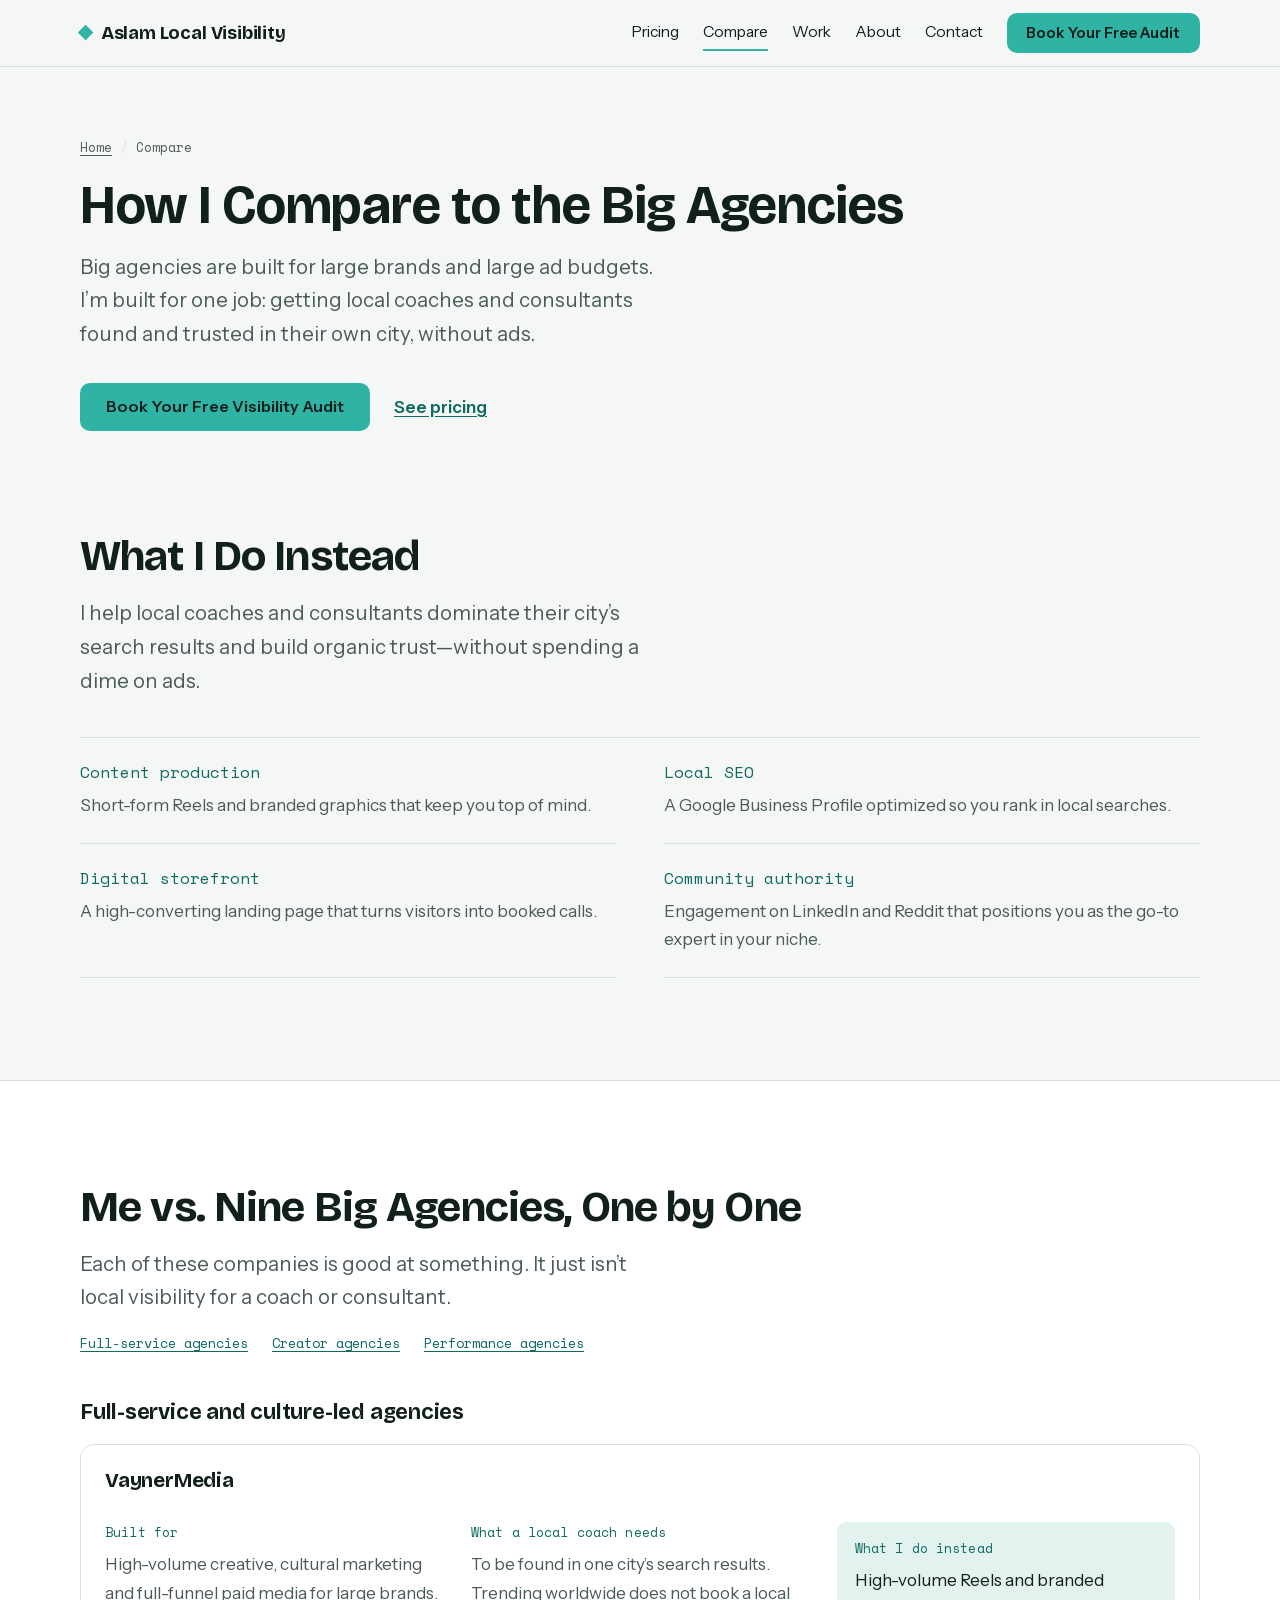
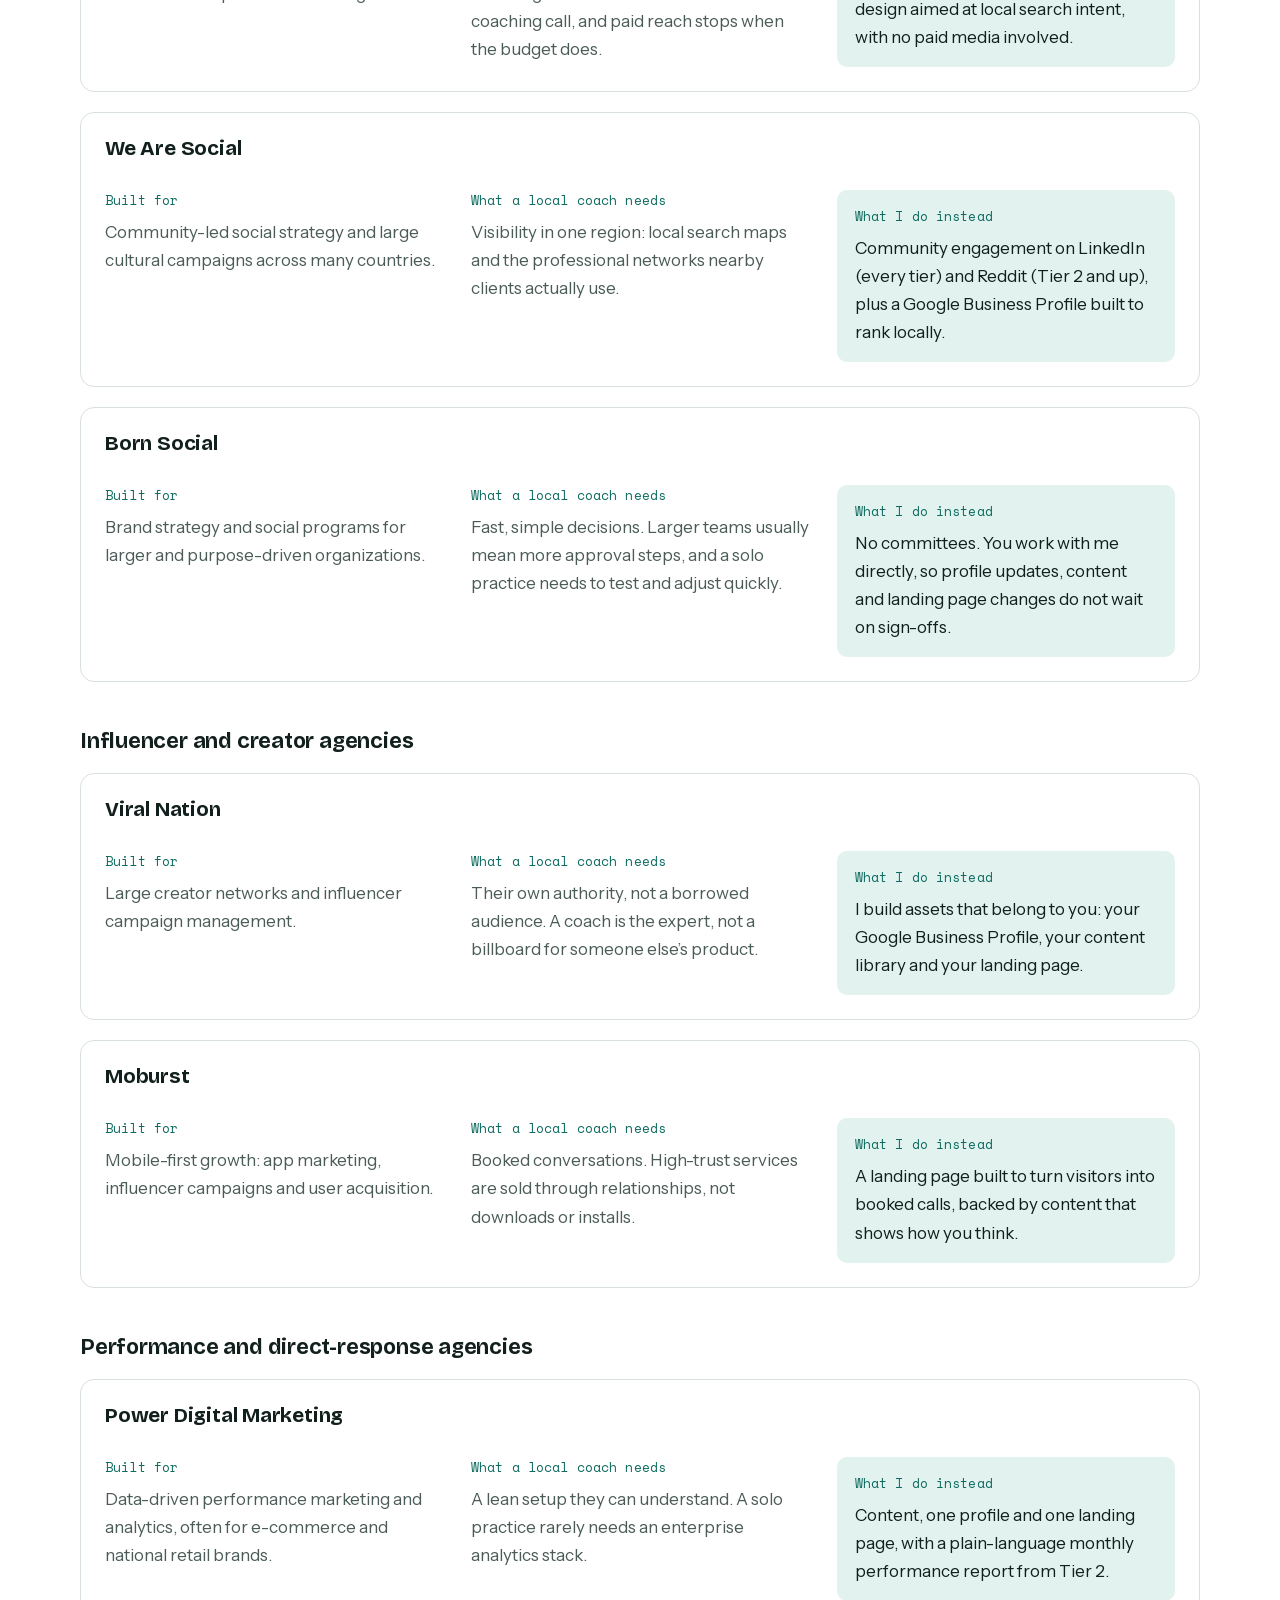
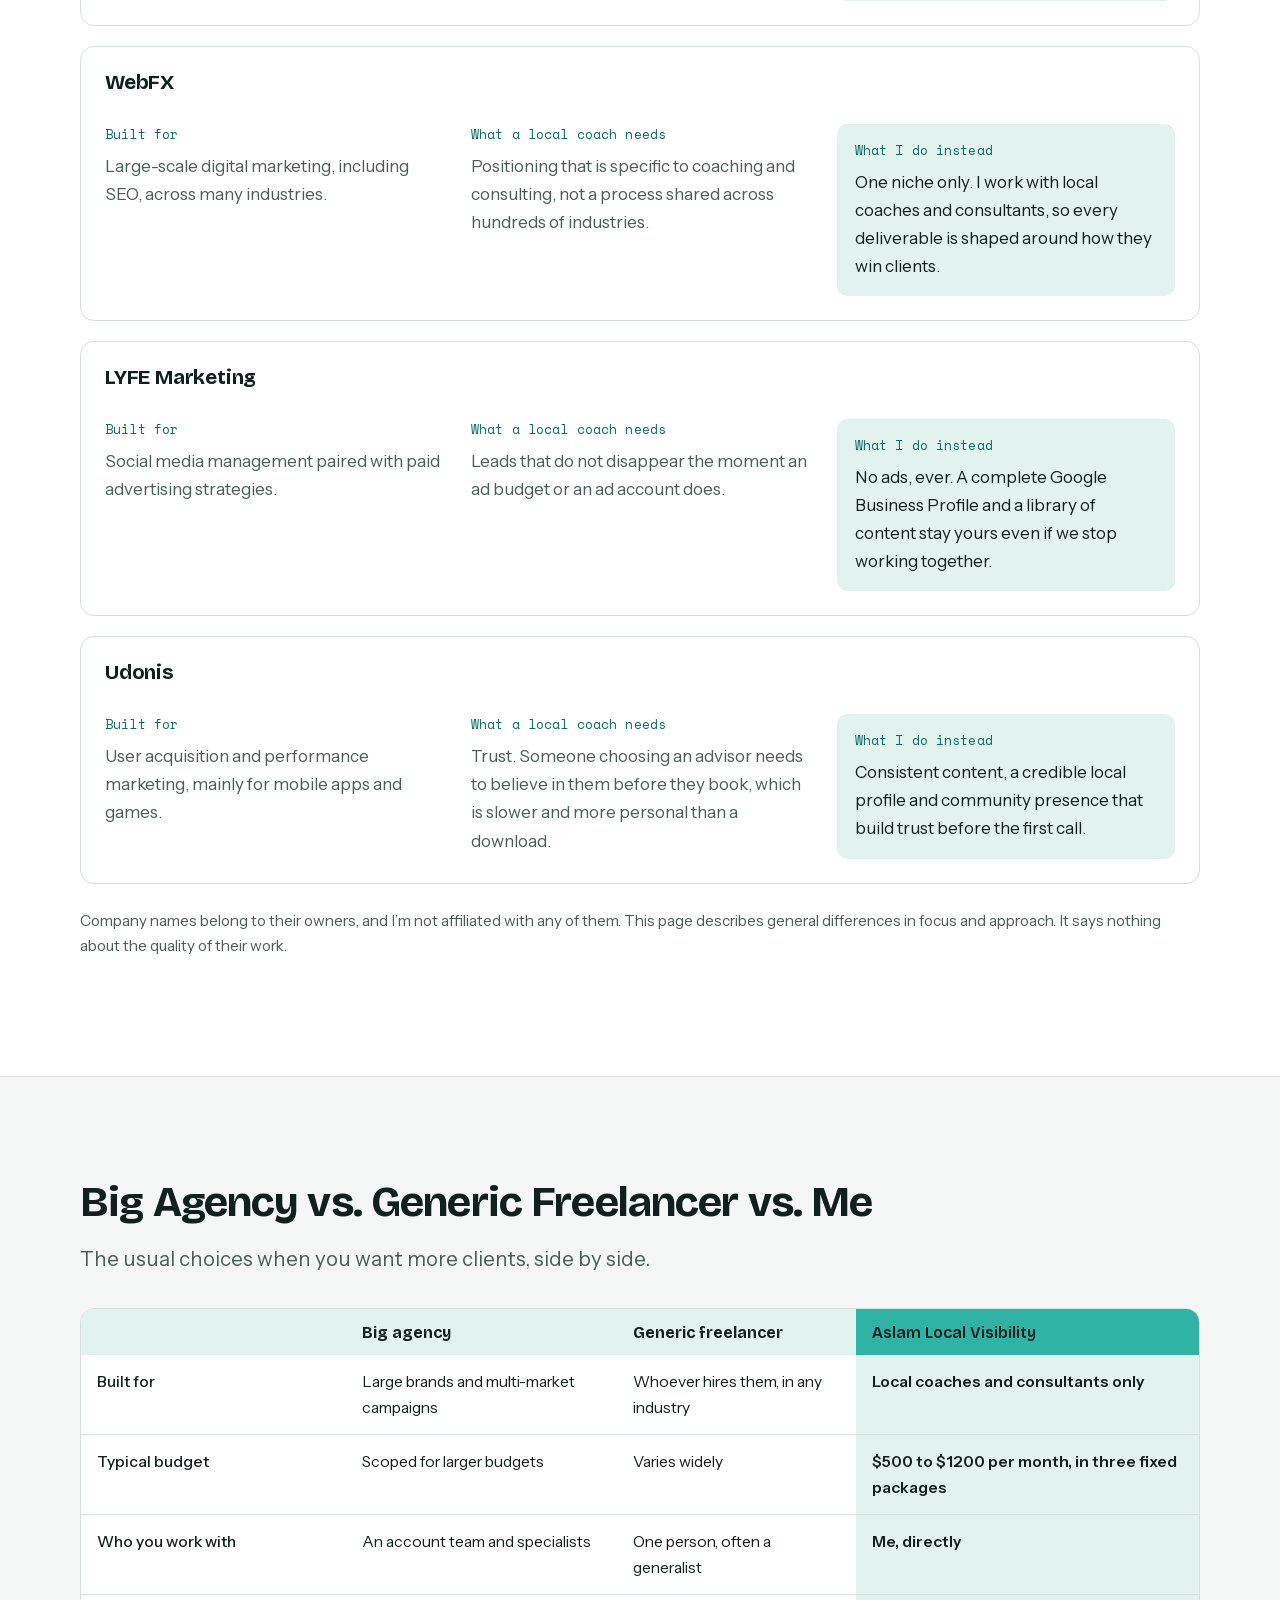
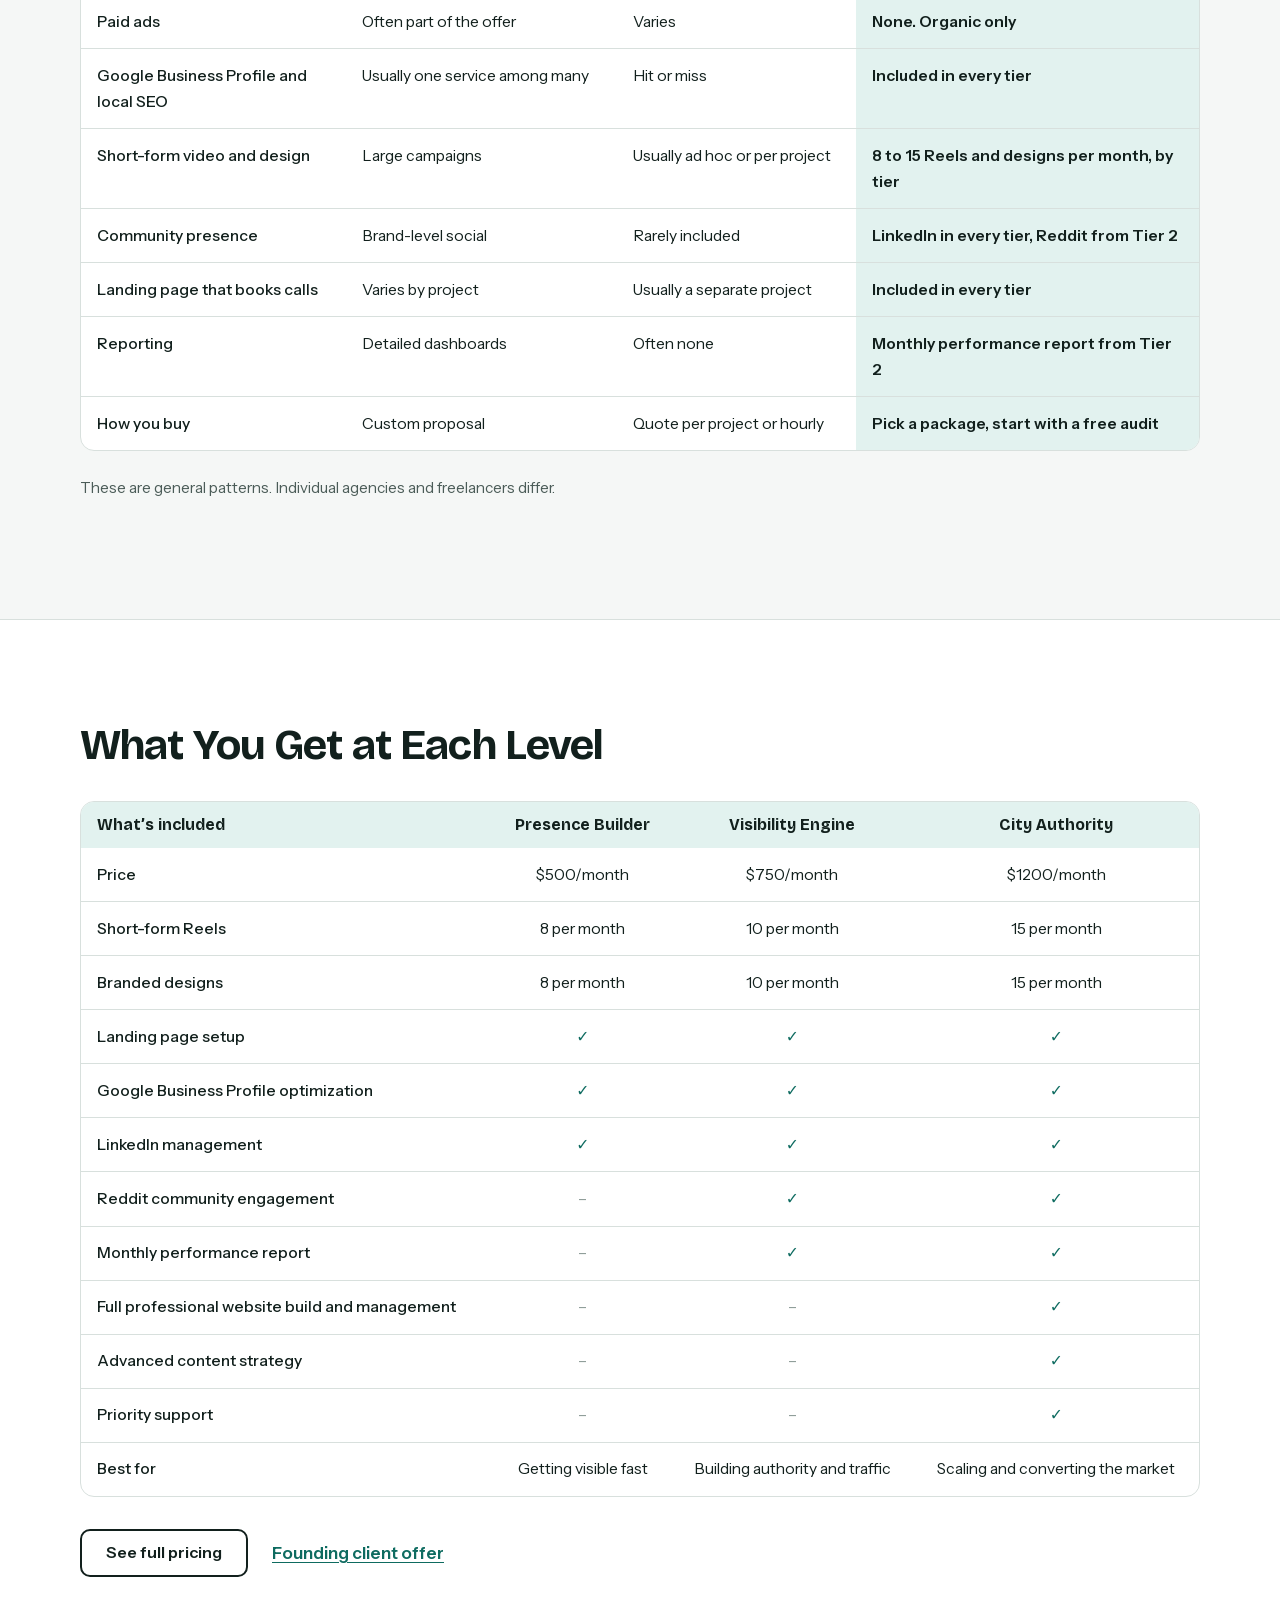
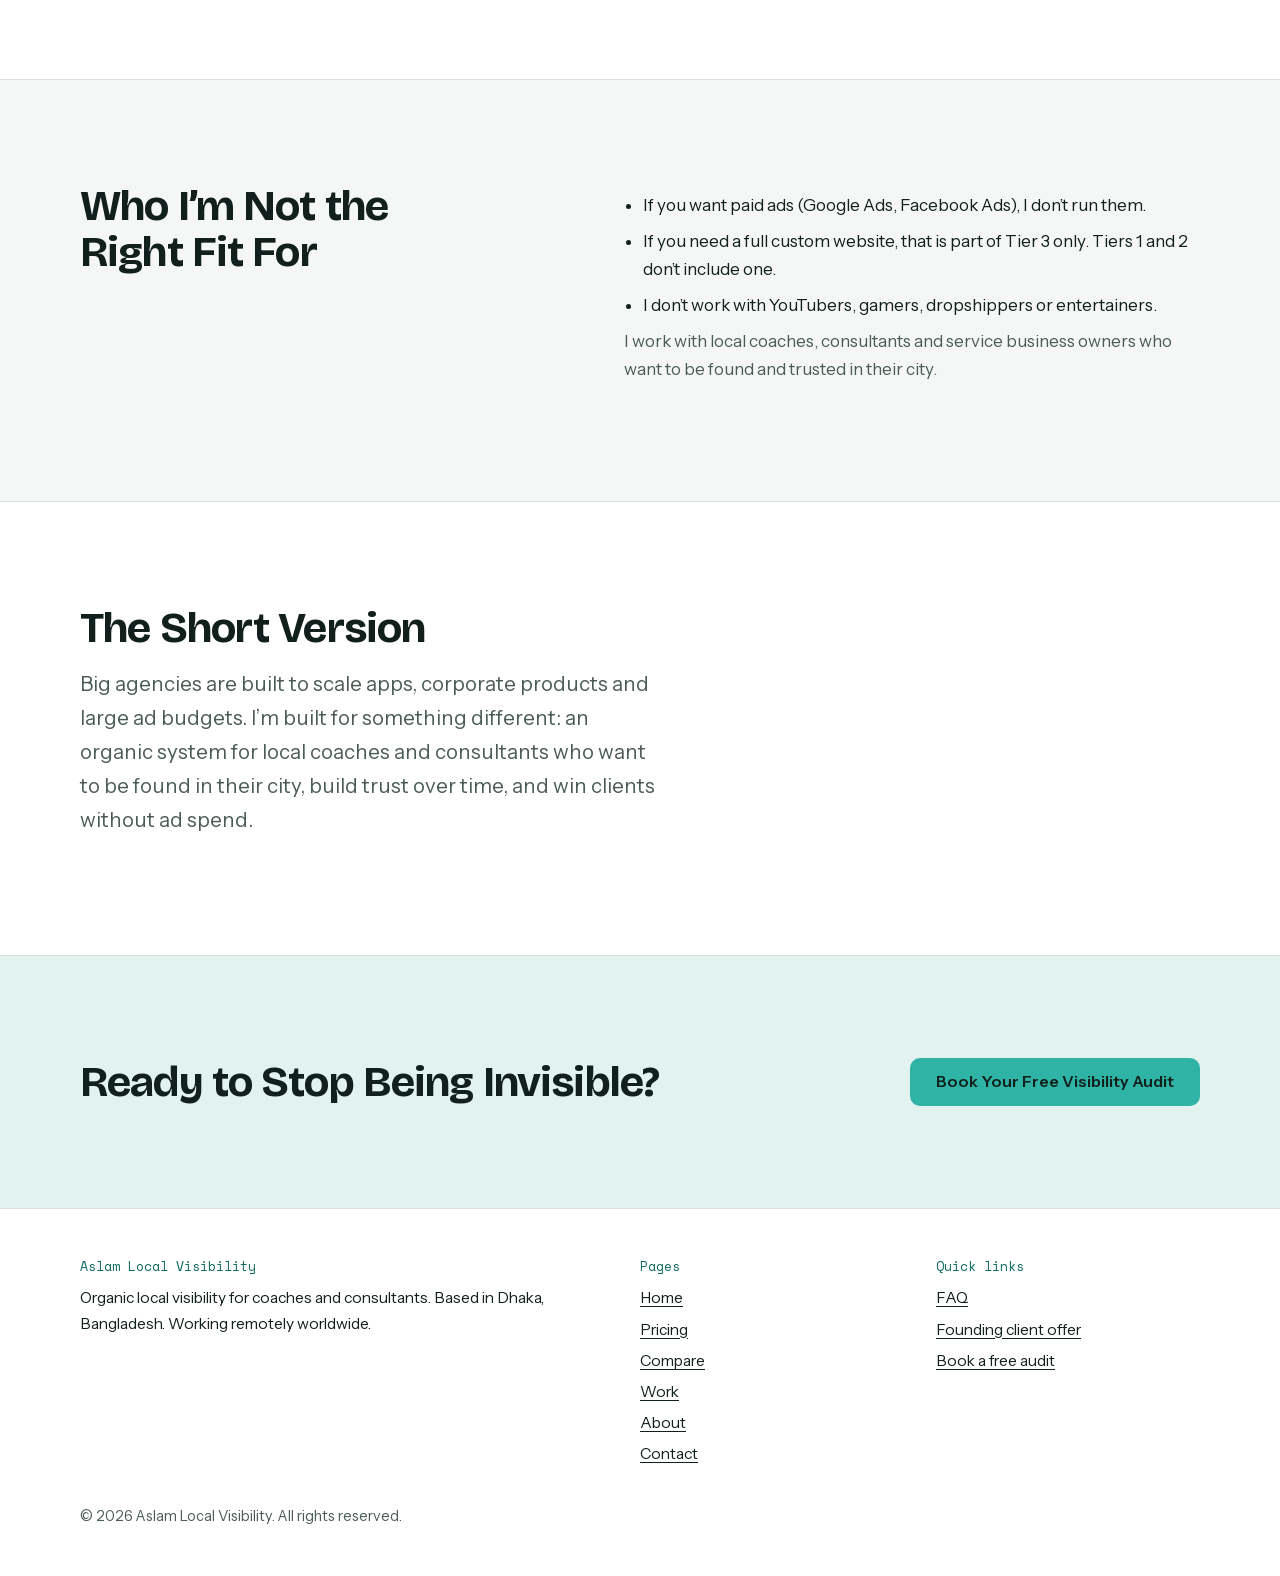
<file: compare/index.html>
<!DOCTYPE html>
<html lang="en">
<head>
<meta charset="utf-8">
<meta name="viewport" content="width=device-width, initial-scale=1, viewport-fit=cover">
<title>Compare: Me vs Big Agencies | Aslam Local Visibility</title>
<meta name="description" content="See how organic local visibility for coaches and consultants compares with big marketing agencies and generic freelancers: focus, cost, ads and what you get.">
<meta name="robots" content="index, follow, max-image-preview:large">
<meta name="theme-color" content="#f5f7f6">
<link rel="canonical" href="https://bbrfeed.online/compare/">
<link rel="icon" href="/favicon.svg" type="image/svg+xml">
<meta property="og:type" content="website">
<meta property="og:site_name" content="Aslam Local Visibility">
<meta property="og:title" content="Compare: Me vs Big Agencies | Aslam Local Visibility">
<meta property="og:description" content="See how organic local visibility for coaches and consultants compares with big marketing agencies and generic freelancers: focus, cost, ads and what you get.">
<meta property="og:url" content="https://bbrfeed.online/compare/">
<meta property="og:image" content="https://res.cloudinary.com/demo/image/upload/f_auto,q_auto,w_1200,h_630,c_fill,g_auto/cld-sample">
<meta property="og:image:alt" content="Aslam Local Visibility: organic local visibility for coaches and consultants">
<meta name="twitter:card" content="summary_large_image">
<meta name="twitter:title" content="Compare: Me vs Big Agencies | Aslam Local Visibility">
<meta name="twitter:description" content="See how organic local visibility for coaches and consultants compares with big marketing agencies and generic freelancers: focus, cost, ads and what you get.">
<meta name="twitter:image" content="https://res.cloudinary.com/demo/image/upload/f_auto,q_auto,w_1200,h_630,c_fill,g_auto/cld-sample">
<link rel="preload" href="/fonts/bricolage-var.woff2" as="font" type="font/woff2" crossorigin>
<link rel="preload" href="/fonts/instrsans-var.woff2" as="font" type="font/woff2" crossorigin>
<link rel="preconnect" href="https://res.cloudinary.com" crossorigin>
<link rel="stylesheet" href="/styles.css">
<script type="application/ld+json">{"@context": "https://schema.org", "@type": "BreadcrumbList", "itemListElement": [{"@type": "ListItem", "position": 1, "name": "Home", "item": "https://bbrfeed.online/"}, {"@type": "ListItem", "position": 2, "name": "Compare", "item": "https://bbrfeed.online/compare/"}]}</script>
<script type="application/ld+json">{"@context": "https://schema.org", "@type": "WebPage", "name": "How Aslam Local Visibility compares to big agencies", "url": "https://bbrfeed.online/compare/", "isPartOf": {"@id": "https://bbrfeed.online/#website"}, "about": {"@id": "https://bbrfeed.online/#business"}}</script>
</head>
<body>
<a class="skip-link" href="#main">Skip to content</a>
<header class="site-header">
<div class="wrap header-inner">
<a class="brand" href="/" aria-label="Aslam Local Visibility home">Aslam Local Visibility</a>
<nav class="main-nav" aria-label="Main"><ul><li><a href="/pricing/">Pricing</a></li><li><a href="/compare/" aria-current="page">Compare</a></li><li><a href="/work/">Work</a></li><li><a href="/about/">About</a></li><li><a href="/contact/">Contact</a></li></ul></nav>
<a class="btn btn-sm header-cta" href="https://cal.com/mdaslam" target="_blank" rel="noopener">Book Your Free Audit</a>
</div>
</header>
<main id="main">

<section class="page-hero">
<div class="wrap">
<nav class="crumbs" aria-label="Breadcrumb"><ol><li><a href="/">Home</a></li><li aria-current="page">Compare</li></ol></nav>
<h1>How I Compare to the Big Agencies</h1>
<p class="lede">Big agencies are built for large brands and large ad budgets. I&rsquo;m built for one job: getting local coaches and consultants found and trusted in their own city, without ads.</p>
<div class="actions"><a class="btn" href="https://cal.com/mdaslam" target="_blank" rel="noopener">Book Your Free Visibility Audit</a><a class="text-link" href="/pricing/">See pricing</a></div>
</div>
</section>

<section class="section" aria-labelledby="what-title">
<div class="wrap">
<h2 id="what-title">What I Do Instead</h2>
<p class="lede">I help local coaches and consultants dominate their city&rsquo;s search results and build organic trust&mdash;without spending a dime on ads.</p>
<div class="pillars">
<div class="pillar"><h3>Content production</h3><p>Short-form Reels and branded graphics that keep you top of mind.</p></div>
<div class="pillar"><h3>Local SEO</h3><p>A Google Business Profile optimized so you rank in local searches.</p></div>
<div class="pillar"><h3>Digital storefront</h3><p>A high-converting landing page that turns visitors into booked calls.</p></div>
<div class="pillar"><h3>Community authority</h3><p>Engagement on LinkedIn and Reddit that positions you as the go-to expert in your niche.</p></div>
</div>
</div>
</section>

<section class="section problem" aria-labelledby="one-title">
<div class="wrap">
<h2 id="one-title">Me vs. Nine Big Agencies, One by One</h2>
<p class="lede">Each of these companies is good at something. It just isn&rsquo;t local visibility for a coach or consultant.</p>
<ul class="jump">
<li><a href="#group-full">Full-service agencies</a></li>
<li><a href="#group-creator">Creator agencies</a></li>
<li><a href="#group-performance">Performance agencies</a></li>
</ul>
<h3 class="group-title" id="group-full">Full-service and culture-led agencies</h3><article class="agency"><h4>VaynerMedia</h4><div><p class="label">Built for</p><p>High-volume creative, cultural marketing and full-funnel paid media for large brands.</p></div><div><p class="label">What a local coach needs</p><p>To be found in one city&rsquo;s search results. Trending worldwide does not book a local coaching call, and paid reach stops when the budget does.</p></div><div class="mine"><p class="label">What I do instead</p><p>High-volume Reels and branded design aimed at local search intent, with no paid media involved.</p></div></article><article class="agency"><h4>We Are Social</h4><div><p class="label">Built for</p><p>Community-led social strategy and large cultural campaigns across many countries.</p></div><div><p class="label">What a local coach needs</p><p>Visibility in one region: local search maps and the professional networks nearby clients actually use.</p></div><div class="mine"><p class="label">What I do instead</p><p>Community engagement on LinkedIn (every tier) and Reddit (Tier 2 and up), plus a Google Business Profile built to rank locally.</p></div></article><article class="agency"><h4>Born Social</h4><div><p class="label">Built for</p><p>Brand strategy and social programs for larger and purpose-driven organizations.</p></div><div><p class="label">What a local coach needs</p><p>Fast, simple decisions. Larger teams usually mean more approval steps, and a solo practice needs to test and adjust quickly.</p></div><div class="mine"><p class="label">What I do instead</p><p>No committees. You work with me directly, so profile updates, content and landing page changes do not wait on sign-offs.</p></div></article><h3 class="group-title" id="group-creator">Influencer and creator agencies</h3><article class="agency"><h4>Viral Nation</h4><div><p class="label">Built for</p><p>Large creator networks and influencer campaign management.</p></div><div><p class="label">What a local coach needs</p><p>Their own authority, not a borrowed audience. A coach is the expert, not a billboard for someone else&rsquo;s product.</p></div><div class="mine"><p class="label">What I do instead</p><p>I build assets that belong to you: your Google Business Profile, your content library and your landing page.</p></div></article><article class="agency"><h4>Moburst</h4><div><p class="label">Built for</p><p>Mobile-first growth: app marketing, influencer campaigns and user acquisition.</p></div><div><p class="label">What a local coach needs</p><p>Booked conversations. High-trust services are sold through relationships, not downloads or installs.</p></div><div class="mine"><p class="label">What I do instead</p><p>A landing page built to turn visitors into booked calls, backed by content that shows how you think.</p></div></article><h3 class="group-title" id="group-performance">Performance and direct-response agencies</h3><article class="agency"><h4>Power Digital Marketing</h4><div><p class="label">Built for</p><p>Data-driven performance marketing and analytics, often for e-commerce and national retail brands.</p></div><div><p class="label">What a local coach needs</p><p>A lean setup they can understand. A solo practice rarely needs an enterprise analytics stack.</p></div><div class="mine"><p class="label">What I do instead</p><p>Content, one profile and one landing page, with a plain-language monthly performance report from Tier 2.</p></div></article><article class="agency"><h4>WebFX</h4><div><p class="label">Built for</p><p>Large-scale digital marketing, including SEO, across many industries.</p></div><div><p class="label">What a local coach needs</p><p>Positioning that is specific to coaching and consulting, not a process shared across hundreds of industries.</p></div><div class="mine"><p class="label">What I do instead</p><p>One niche only. I work with local coaches and consultants, so every deliverable is shaped around how they win clients.</p></div></article><article class="agency"><h4>LYFE Marketing</h4><div><p class="label">Built for</p><p>Social media management paired with paid advertising strategies.</p></div><div><p class="label">What a local coach needs</p><p>Leads that do not disappear the moment an ad budget or an ad account does.</p></div><div class="mine"><p class="label">What I do instead</p><p>No ads, ever. A complete Google Business Profile and a library of content stay yours even if we stop working together.</p></div></article><article class="agency"><h4>Udonis</h4><div><p class="label">Built for</p><p>User acquisition and performance marketing, mainly for mobile apps and games.</p></div><div><p class="label">What a local coach needs</p><p>Trust. Someone choosing an advisor needs to believe in them before they book, which is slower and more personal than a download.</p></div><div class="mine"><p class="label">What I do instead</p><p>Consistent content, a credible local profile and community presence that build trust before the first call.</p></div></article>
<p class="fine">Company names belong to their owners, and I&rsquo;m not affiliated with any of them. This page describes general differences in focus and approach. It says nothing about the quality of their work.</p>
</div>
</section>

<section class="section" id="three-way" aria-labelledby="three-title">
<div class="wrap">
<h2 id="three-title">Big Agency vs. Generic Freelancer vs. Me</h2>
<p class="lede">The usual choices when you want more clients, side by side.</p>
<div class="table-wrap">
<table class="compare is-text">
<caption class="visually-hidden">Comparison of a big agency, a generic freelancer and Aslam Local Visibility</caption>
<thead><tr><th scope="col"><span class="visually-hidden">Topic</span></th><th scope="col">Big agency</th><th scope="col">Generic freelancer</th><th scope="col" class="us">Aslam Local Visibility</th></tr></thead>
<tbody><tr><th scope="row">Built for</th><td>Large brands and multi-market campaigns</td><td>Whoever hires them, in any industry</td><td class="us">Local coaches and consultants only</td></tr><tr><th scope="row">Typical budget</th><td>Scoped for larger budgets</td><td>Varies widely</td><td class="us">$500 to $1200 per month, in three fixed packages</td></tr><tr><th scope="row">Who you work with</th><td>An account team and specialists</td><td>One person, often a generalist</td><td class="us">Me, directly</td></tr><tr><th scope="row">Paid ads</th><td>Often part of the offer</td><td>Varies</td><td class="us">None. Organic only</td></tr><tr><th scope="row">Google Business Profile and local SEO</th><td>Usually one service among many</td><td>Hit or miss</td><td class="us">Included in every tier</td></tr><tr><th scope="row">Short-form video and design</th><td>Large campaigns</td><td>Usually ad hoc or per project</td><td class="us">8 to 15 Reels and designs per month, by tier</td></tr><tr><th scope="row">Community presence</th><td>Brand-level social</td><td>Rarely included</td><td class="us">LinkedIn in every tier, Reddit from Tier 2</td></tr><tr><th scope="row">Landing page that books calls</th><td>Varies by project</td><td>Usually a separate project</td><td class="us">Included in every tier</td></tr><tr><th scope="row">Reporting</th><td>Detailed dashboards</td><td>Often none</td><td class="us">Monthly performance report from Tier 2</td></tr><tr><th scope="row">How you buy</th><td>Custom proposal</td><td>Quote per project or hourly</td><td class="us">Pick a package, start with a free audit</td></tr></tbody>
</table>
</div>
<p class="fine">These are general patterns. Individual agencies and freelancers differ.</p>
</div>
</section>

<section class="section problem" id="tiers" aria-labelledby="tiers-title">
<div class="wrap">
<h2 id="tiers-title">What You Get at Each Level</h2>
<div class="table-wrap">
<table class="compare">
<caption class="visually-hidden">What each monthly package includes</caption>
<thead><tr><th scope="col">What&rsquo;s included</th><th scope="col">Presence Builder</th><th scope="col">Visibility Engine</th><th scope="col">City Authority</th></tr></thead>
<tbody><tr><th scope="row">Price</th><td>$500/month</td><td>$750/month</td><td>$1200/month</td></tr><tr><th scope="row">Short-form Reels</th><td>8 per month</td><td>10 per month</td><td>15 per month</td></tr><tr><th scope="row">Branded designs</th><td>8 per month</td><td>10 per month</td><td>15 per month</td></tr><tr><th scope="row">Landing page setup</th><td><span class="yes" aria-hidden="true">&#10003;</span><span class="visually-hidden">Included</span></td><td><span class="yes" aria-hidden="true">&#10003;</span><span class="visually-hidden">Included</span></td><td><span class="yes" aria-hidden="true">&#10003;</span><span class="visually-hidden">Included</span></td></tr><tr><th scope="row">Google Business Profile optimization</th><td><span class="yes" aria-hidden="true">&#10003;</span><span class="visually-hidden">Included</span></td><td><span class="yes" aria-hidden="true">&#10003;</span><span class="visually-hidden">Included</span></td><td><span class="yes" aria-hidden="true">&#10003;</span><span class="visually-hidden">Included</span></td></tr><tr><th scope="row">LinkedIn management</th><td><span class="yes" aria-hidden="true">&#10003;</span><span class="visually-hidden">Included</span></td><td><span class="yes" aria-hidden="true">&#10003;</span><span class="visually-hidden">Included</span></td><td><span class="yes" aria-hidden="true">&#10003;</span><span class="visually-hidden">Included</span></td></tr><tr><th scope="row">Reddit community engagement</th><td><span class="no" aria-hidden="true">&ndash;</span><span class="visually-hidden">Not included</span></td><td><span class="yes" aria-hidden="true">&#10003;</span><span class="visually-hidden">Included</span></td><td><span class="yes" aria-hidden="true">&#10003;</span><span class="visually-hidden">Included</span></td></tr><tr><th scope="row">Monthly performance report</th><td><span class="no" aria-hidden="true">&ndash;</span><span class="visually-hidden">Not included</span></td><td><span class="yes" aria-hidden="true">&#10003;</span><span class="visually-hidden">Included</span></td><td><span class="yes" aria-hidden="true">&#10003;</span><span class="visually-hidden">Included</span></td></tr><tr><th scope="row">Full professional website build and management</th><td><span class="no" aria-hidden="true">&ndash;</span><span class="visually-hidden">Not included</span></td><td><span class="no" aria-hidden="true">&ndash;</span><span class="visually-hidden">Not included</span></td><td><span class="yes" aria-hidden="true">&#10003;</span><span class="visually-hidden">Included</span></td></tr><tr><th scope="row">Advanced content strategy</th><td><span class="no" aria-hidden="true">&ndash;</span><span class="visually-hidden">Not included</span></td><td><span class="no" aria-hidden="true">&ndash;</span><span class="visually-hidden">Not included</span></td><td><span class="yes" aria-hidden="true">&#10003;</span><span class="visually-hidden">Included</span></td></tr><tr><th scope="row">Priority support</th><td><span class="no" aria-hidden="true">&ndash;</span><span class="visually-hidden">Not included</span></td><td><span class="no" aria-hidden="true">&ndash;</span><span class="visually-hidden">Not included</span></td><td><span class="yes" aria-hidden="true">&#10003;</span><span class="visually-hidden">Included</span></td></tr><tr><th scope="row">Best for</th><td>Getting visible fast</td><td>Building authority and traffic</td><td>Scaling and converting the market</td></tr></tbody>
</table>
</div>
<div class="actions"><a class="btn btn-ghost" href="/pricing/">See full pricing</a><a class="text-link" href="/pricing/#founding">Founding client offer</a></div>
</div>
</section>

<section class="section" aria-labelledby="fit-title">
<div class="wrap split">
<h2 id="fit-title">Who I&rsquo;m Not the Right Fit For</h2>
<div>
<ul class="plain-list">
<li>If you want paid ads (Google Ads, Facebook Ads), I don&rsquo;t run them.</li>
<li>If you need a full custom website, that is part of Tier 3 only. Tiers 1 and 2 don&rsquo;t include one.</li>
<li>I don&rsquo;t work with YouTubers, gamers, dropshippers or entertainers.</li>
</ul>
<p class="muted">I work with local coaches, consultants and service business owners who want to be found and trusted in their city.</p>
</div>
</div>
</section>

<section class="section problem" aria-labelledby="short-title">
<div class="wrap">
<h2 id="short-title">The Short Version</h2>
<p class="lede">Big agencies are built to scale apps, corporate products and large ad budgets. I&rsquo;m built for something different: an organic system for local coaches and consultants who want to be found in their city, build trust over time, and win clients without ad spend.</p>
</div>
</section>
<section class="section final" aria-labelledby="final-title" id="book">
<div class="wrap final-inner">
<h2 id="final-title">Ready to Stop Being Invisible?</h2>
<a class="btn" href="https://cal.com/mdaslam" target="_blank" rel="noopener">Book Your Free Visibility Audit</a>
</div>
</section>
</main>
<footer class="site-footer">
<div class="wrap">
<div class="footer-grid">
<div>
<p class="footer-title">Aslam Local Visibility</p>
<p>Organic local visibility for coaches and consultants. Based in Dhaka, Bangladesh. Working remotely worldwide.</p>
</div>
<nav aria-label="Footer">
<p class="footer-title">Pages</p>
<ul>
<li><a href="/">Home</a></li>
<li><a href="/pricing/">Pricing</a></li>
<li><a href="/compare/">Compare</a></li>
<li><a href="/work/">Work</a></li>
<li><a href="/about/">About</a></li>
<li><a href="/contact/">Contact</a></li>
</ul>
</nav>
<nav aria-label="On this site">
<p class="footer-title">Quick links</p>
<ul>
<li><a href="/#faq">FAQ</a></li>
<li><a href="/pricing/#founding">Founding client offer</a></li>
<li><a href="https://cal.com/mdaslam" target="_blank" rel="noopener">Book a free audit</a></li>
</ul>
</nav>
</div>
<p class="copyright">&copy; 2026 Aslam Local Visibility. All rights reserved.</p>
</div>
</footer>
<script src="/script.js" defer></script>
</body>
</html>
</file>
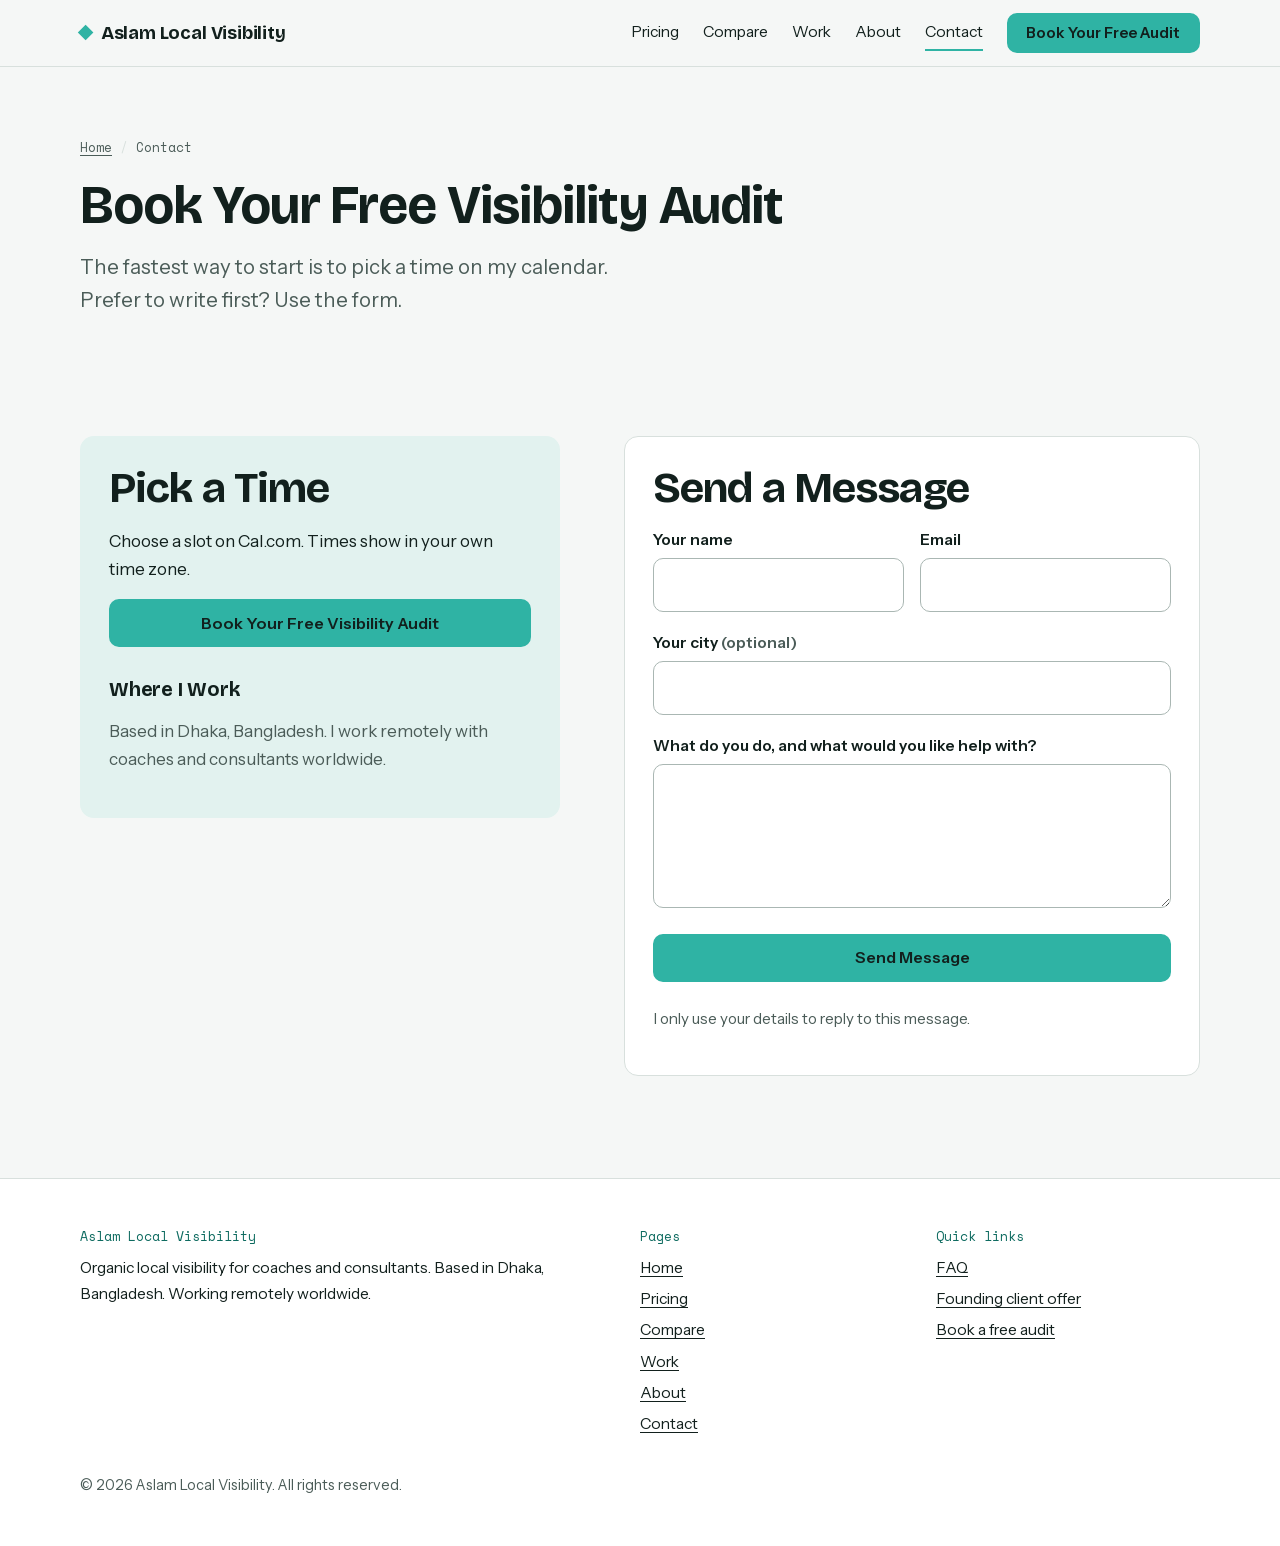
<file: contact/index.html>
<!DOCTYPE html>
<html lang="en">
<head>
<meta charset="utf-8">
<meta name="viewport" content="width=device-width, initial-scale=1, viewport-fit=cover">
<title>Contact &amp; Book a Free Audit | Aslam Local Visibility</title>
<meta name="description" content="Book your free visibility audit or send a message. Based in Dhaka, Bangladesh, working with coaches and consultants remotely worldwide.">
<meta name="robots" content="index, follow, max-image-preview:large">
<meta name="theme-color" content="#f5f7f6">
<link rel="canonical" href="https://bbrfeed.online/contact/">
<link rel="icon" href="/favicon.svg" type="image/svg+xml">
<meta property="og:type" content="website">
<meta property="og:site_name" content="Aslam Local Visibility">
<meta property="og:title" content="Contact &amp; Book a Free Audit | Aslam Local Visibility">
<meta property="og:description" content="Book your free visibility audit or send a message. Based in Dhaka, Bangladesh, working with coaches and consultants remotely worldwide.">
<meta property="og:url" content="https://bbrfeed.online/contact/">
<meta property="og:image" content="https://res.cloudinary.com/demo/image/upload/f_auto,q_auto,w_1200,h_630,c_fill,g_auto/cld-sample">
<meta property="og:image:alt" content="Aslam Local Visibility: organic local visibility for coaches and consultants">
<meta name="twitter:card" content="summary_large_image">
<meta name="twitter:title" content="Contact &amp; Book a Free Audit | Aslam Local Visibility">
<meta name="twitter:description" content="Book your free visibility audit or send a message. Based in Dhaka, Bangladesh, working with coaches and consultants remotely worldwide.">
<meta name="twitter:image" content="https://res.cloudinary.com/demo/image/upload/f_auto,q_auto,w_1200,h_630,c_fill,g_auto/cld-sample">
<link rel="preload" href="/fonts/bricolage-var.woff2" as="font" type="font/woff2" crossorigin>
<link rel="preload" href="/fonts/instrsans-var.woff2" as="font" type="font/woff2" crossorigin>
<link rel="preconnect" href="https://res.cloudinary.com" crossorigin>
<link rel="stylesheet" href="/styles.css">
<script type="application/ld+json">{"@context": "https://schema.org", "@type": "BreadcrumbList", "itemListElement": [{"@type": "ListItem", "position": 1, "name": "Home", "item": "https://bbrfeed.online/"}, {"@type": "ListItem", "position": 2, "name": "Contact", "item": "https://bbrfeed.online/contact/"}]}</script>
<script type="application/ld+json">{"@context": "https://schema.org", "@type": "ContactPage", "name": "Contact Aslam Local Visibility", "url": "https://bbrfeed.online/contact/", "about": {"@id": "https://bbrfeed.online/#business"}}</script>
</head>
<body>
<a class="skip-link" href="#main">Skip to content</a>
<header class="site-header">
<div class="wrap header-inner">
<a class="brand" href="/" aria-label="Aslam Local Visibility home">Aslam Local Visibility</a>
<nav class="main-nav" aria-label="Main"><ul><li><a href="/pricing/">Pricing</a></li><li><a href="/compare/">Compare</a></li><li><a href="/work/">Work</a></li><li><a href="/about/">About</a></li><li><a href="/contact/" aria-current="page">Contact</a></li></ul></nav>
<a class="btn btn-sm header-cta" href="https://cal.com/mdaslam" target="_blank" rel="noopener">Book Your Free Audit</a>
</div>
</header>
<main id="main">

<section class="page-hero">
<div class="wrap">
<nav class="crumbs" aria-label="Breadcrumb"><ol><li><a href="/">Home</a></li><li aria-current="page">Contact</li></ol></nav>
<h1>Book Your Free Visibility Audit</h1>
<p class="lede">The fastest way to start is to pick a time on my calendar. Prefer to write first? Use the form.</p>
</div>
</section>

<section class="section">
<div class="wrap contact-grid">
<div class="card is-tint">
<h2 id="book-title">Pick a Time</h2>
<p>Choose a slot on Cal.com. Times show in your own time zone.</p>
<a class="btn btn-block" href="https://cal.com/mdaslam" target="_blank" rel="noopener">Book Your Free Visibility Audit</a>
<h3 class="mt">Where I Work</h3>
<p class="muted">Based in Dhaka, Bangladesh. I work remotely with coaches and consultants worldwide.</p>
</div>
<div class="card">
<h2 id="form-title">Send a Message</h2>
<div id="form-success" class="alert is-success" role="status" tabindex="-1" hidden>
<h3 id="success-title">Message sent.</h3>
<p>Thanks, <span id="success-name">friend</span>. I&rsquo;ll reply to <strong id="success-email">your email</strong> soon.</p>
<p>Don&rsquo;t want to wait? <a href="https://cal.com/mdaslam" target="_blank" rel="noopener">Book a time on my calendar</a>.</p>
</div>
<form id="contact-form" name="contact" method="POST" action="https://api.staticforms.dev/submit">
<input type="hidden" name="apiKey" value="sf_a9cb868317bcc7f0b95b4594">
<input type="hidden" name="subject" value="New enquiry from bbrfeed.online">
<input type="hidden" name="redirectTo" value="https://bbrfeed.online/contact/?sent=true">
<div class="hp" aria-hidden="true"><input type="text" name="honeypot" tabindex="-1" autocomplete="off"></div>
<div class="field-row">
<div class="field"><label for="name">Your name</label><input id="name" name="name" type="text" autocomplete="name" required aria-describedby="name-error"><p class="field-error" id="name-error" hidden></p></div>
<div class="field"><label for="email">Email</label><input id="email" name="email" type="email" inputmode="email" autocomplete="email" required aria-describedby="email-error"><p class="field-error" id="email-error" hidden></p></div>
</div>
<div class="field"><label for="city">Your city <span class="muted">(optional)</span></label><input id="city" name="city" type="text" autocomplete="address-level2"></div>
<div class="field"><label for="message">What do you do, and what would you like help with?</label><textarea id="message" name="message" required aria-describedby="message-error"></textarea><p class="field-error" id="message-error" hidden></p></div>
<div id="form-error" class="alert is-error" role="alert" hidden></div>
<button class="btn btn-block" type="submit">Send Message</button>
<p class="fine">I only use your details to reply to this message.</p>
</form>
</div>
</div>
</section>
</main>
<footer class="site-footer">
<div class="wrap">
<div class="footer-grid">
<div>
<p class="footer-title">Aslam Local Visibility</p>
<p>Organic local visibility for coaches and consultants. Based in Dhaka, Bangladesh. Working remotely worldwide.</p>
</div>
<nav aria-label="Footer">
<p class="footer-title">Pages</p>
<ul>
<li><a href="/">Home</a></li>
<li><a href="/pricing/">Pricing</a></li>
<li><a href="/compare/">Compare</a></li>
<li><a href="/work/">Work</a></li>
<li><a href="/about/">About</a></li>
<li><a href="/contact/">Contact</a></li>
</ul>
</nav>
<nav aria-label="On this site">
<p class="footer-title">Quick links</p>
<ul>
<li><a href="/#faq">FAQ</a></li>
<li><a href="/pricing/#founding">Founding client offer</a></li>
<li><a href="https://cal.com/mdaslam" target="_blank" rel="noopener">Book a free audit</a></li>
</ul>
</nav>
</div>
<p class="copyright">&copy; 2026 Aslam Local Visibility. All rights reserved.</p>
</div>
</footer>
<script src="/script.js" defer></script>
</body>
</html>
</file>
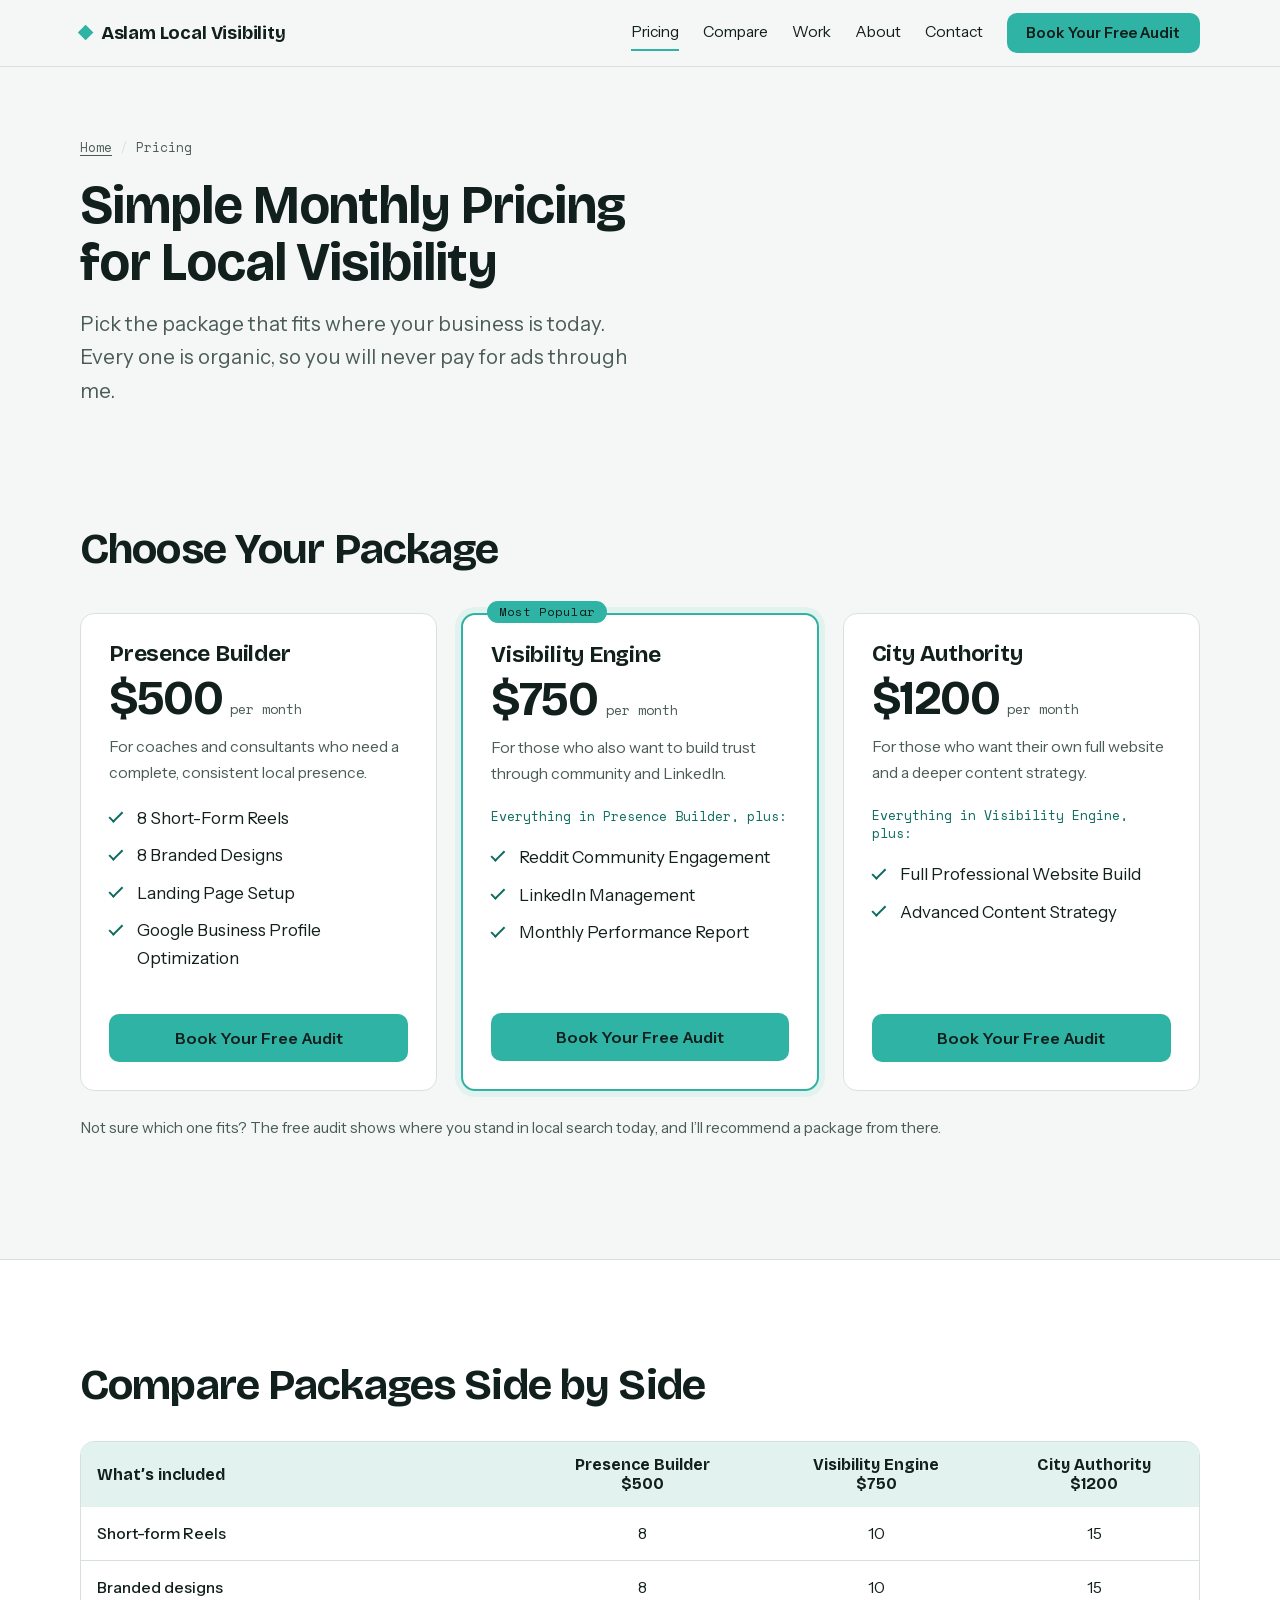
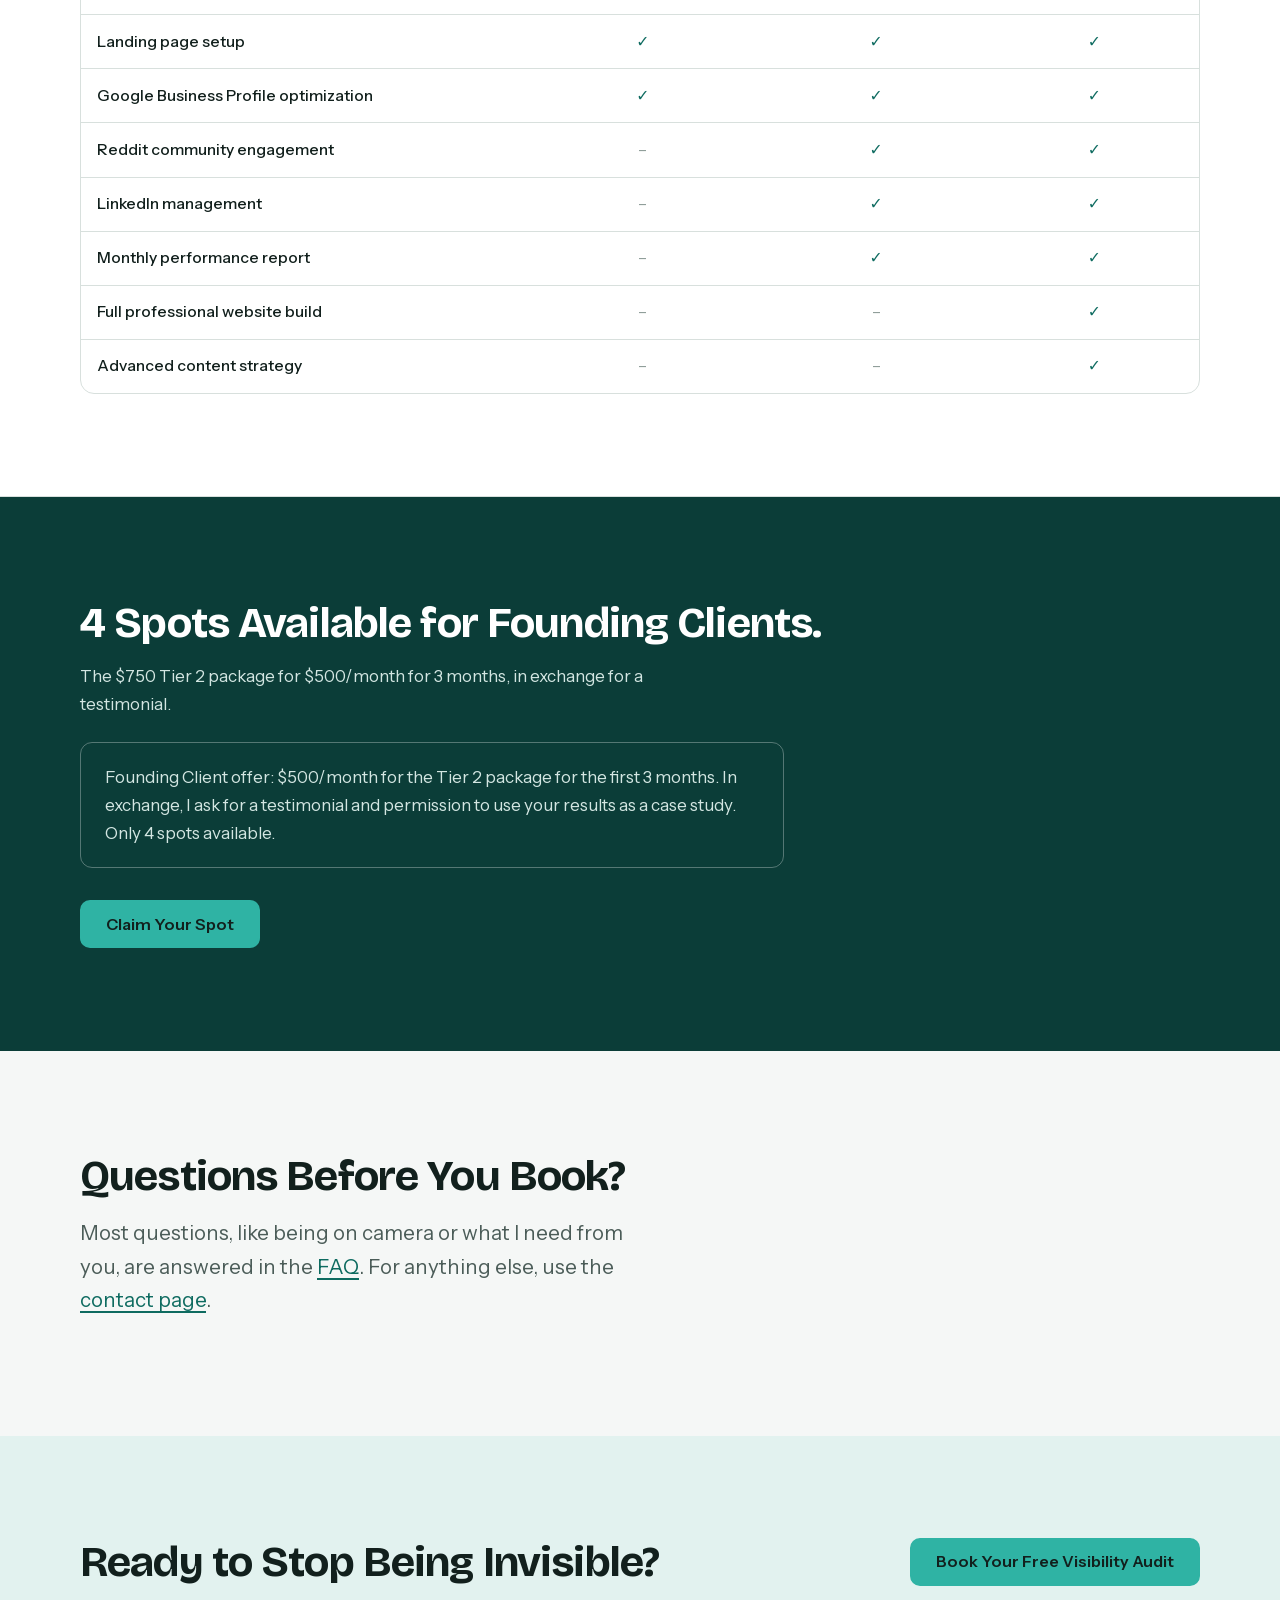
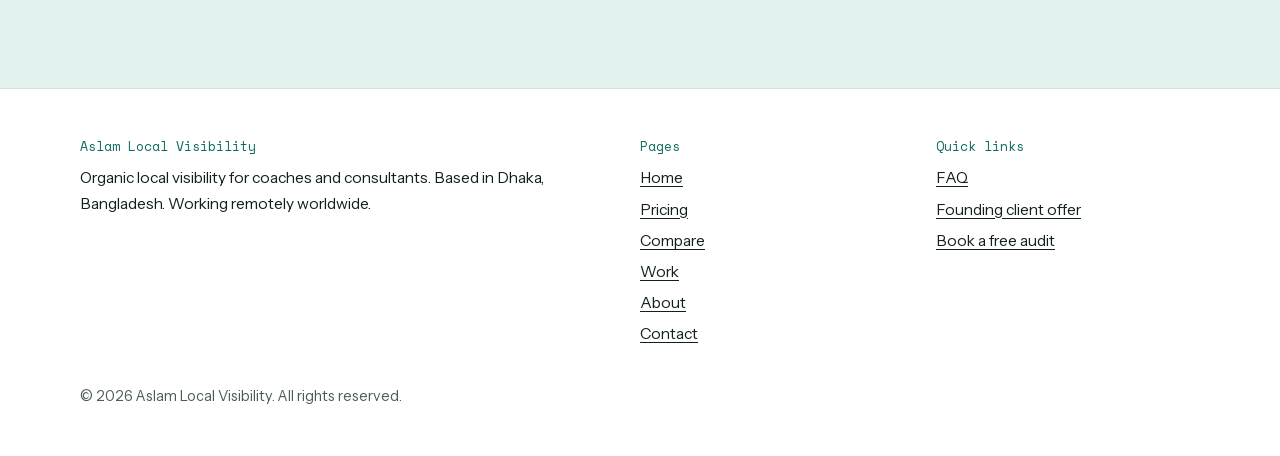
<file: pricing/index.html>
<!DOCTYPE html>
<html lang="en">
<head>
<meta charset="utf-8">
<meta name="viewport" content="width=device-width, initial-scale=1, viewport-fit=cover">
<title>Pricing from $500/mo | Aslam Local Visibility</title>
<meta name="description" content="Three monthly local visibility packages for coaches and consultants: Presence Builder $500, Visibility Engine $750, City Authority $1200. No ads, ever.">
<meta name="robots" content="index, follow, max-image-preview:large">
<meta name="theme-color" content="#f5f7f6">
<link rel="canonical" href="https://bbrfeed.online/pricing/">
<link rel="icon" href="/favicon.svg" type="image/svg+xml">
<meta property="og:type" content="website">
<meta property="og:site_name" content="Aslam Local Visibility">
<meta property="og:title" content="Pricing from $500/mo | Aslam Local Visibility">
<meta property="og:description" content="Three monthly local visibility packages for coaches and consultants: Presence Builder $500, Visibility Engine $750, City Authority $1200. No ads, ever.">
<meta property="og:url" content="https://bbrfeed.online/pricing/">
<meta property="og:image" content="https://res.cloudinary.com/demo/image/upload/f_auto,q_auto,w_1200,h_630,c_fill,g_auto/cld-sample">
<meta property="og:image:alt" content="Aslam Local Visibility: organic local visibility for coaches and consultants">
<meta name="twitter:card" content="summary_large_image">
<meta name="twitter:title" content="Pricing from $500/mo | Aslam Local Visibility">
<meta name="twitter:description" content="Three monthly local visibility packages for coaches and consultants: Presence Builder $500, Visibility Engine $750, City Authority $1200. No ads, ever.">
<meta name="twitter:image" content="https://res.cloudinary.com/demo/image/upload/f_auto,q_auto,w_1200,h_630,c_fill,g_auto/cld-sample">
<link rel="preload" href="/fonts/bricolage-var.woff2" as="font" type="font/woff2" crossorigin>
<link rel="preload" href="/fonts/instrsans-var.woff2" as="font" type="font/woff2" crossorigin>
<link rel="preconnect" href="https://res.cloudinary.com" crossorigin>
<link rel="stylesheet" href="/styles.css">
<script type="application/ld+json">{"@context": "https://schema.org", "@type": "BreadcrumbList", "itemListElement": [{"@type": "ListItem", "position": 1, "name": "Home", "item": "https://bbrfeed.online/"}, {"@type": "ListItem", "position": 2, "name": "Pricing", "item": "https://bbrfeed.online/pricing/"}]}</script>
<script type="application/ld+json">{"@context": "https://schema.org", "@type": "Service", "name": "Organic local visibility for coaches and consultants", "provider": {"@id": "https://bbrfeed.online/#business"}, "areaServed": [{"@type": "City", "name": "Dhaka"}, {"@type": "Place", "name": "Worldwide (remote)"}], "hasOfferCatalog": {"@type": "OfferCatalog", "name": "Monthly packages", "itemListElement": [{"@type": "Offer", "name": "Presence Builder", "price": 500, "priceCurrency": "USD", "priceSpecification": {"@type": "UnitPriceSpecification", "price": 500, "priceCurrency": "USD", "unitText": "MONTH"}, "itemOffered": {"@type": "Service", "name": "Presence Builder", "description": "8 Short-Form Reels; 8 Branded Designs; Landing Page Setup; Google Business Profile Optimization"}}, {"@type": "Offer", "name": "Visibility Engine", "price": 750, "priceCurrency": "USD", "priceSpecification": {"@type": "UnitPriceSpecification", "price": 750, "priceCurrency": "USD", "unitText": "MONTH"}, "itemOffered": {"@type": "Service", "name": "Visibility Engine", "description": "Reddit Community Engagement; LinkedIn Management; Monthly Performance Report"}}, {"@type": "Offer", "name": "City Authority", "price": 1200, "priceCurrency": "USD", "priceSpecification": {"@type": "UnitPriceSpecification", "price": 1200, "priceCurrency": "USD", "unitText": "MONTH"}, "itemOffered": {"@type": "Service", "name": "City Authority", "description": "Full Professional Website Build; Advanced Content Strategy"}}]}}</script>
</head>
<body>
<a class="skip-link" href="#main">Skip to content</a>
<header class="site-header">
<div class="wrap header-inner">
<a class="brand" href="/" aria-label="Aslam Local Visibility home">Aslam Local Visibility</a>
<nav class="main-nav" aria-label="Main"><ul><li><a href="/pricing/" aria-current="page">Pricing</a></li><li><a href="/compare/">Compare</a></li><li><a href="/work/">Work</a></li><li><a href="/about/">About</a></li><li><a href="/contact/">Contact</a></li></ul></nav>
<a class="btn btn-sm header-cta" href="https://cal.com/mdaslam" target="_blank" rel="noopener">Book Your Free Audit</a>
</div>
</header>
<main id="main">

<section class="page-hero">
<div class="wrap">
<nav class="crumbs" aria-label="Breadcrumb"><ol><li><a href="/">Home</a></li><li aria-current="page">Pricing</li></ol></nav>
<h1>Simple Monthly Pricing for Local Visibility</h1>
<p class="lede">Pick the package that fits where your business is today. Every one is organic, so you will never pay for ads through me.</p>
</div>
</section>

<section class="section" aria-labelledby="tiers-title">
<div class="wrap">
<h2 id="tiers-title">Choose Your Package</h2>
<div class="tiers"><article class="tier"><h3>Presence Builder</h3><p class="price"><strong>$500</strong><span>per month</span></p><p class="best-for">For coaches and consultants who need a complete, consistent local presence.</p><ul><li>8 Short-Form Reels</li><li>8 Branded Designs</li><li>Landing Page Setup</li><li>Google Business Profile Optimization</li></ul><a class="btn btn-block" href="https://cal.com/mdaslam" target="_blank" rel="noopener">Book Your Free Audit</a></article><article class="tier is-featured"><span class="badge">Most Popular</span><h3>Visibility Engine</h3><p class="price"><strong>$750</strong><span>per month</span></p><p class="best-for">For those who also want to build trust through community and LinkedIn.</p><p class="includes">Everything in Presence Builder, plus:</p><ul><li>Reddit Community Engagement</li><li>LinkedIn Management</li><li>Monthly Performance Report</li></ul><a class="btn btn-block" href="https://cal.com/mdaslam" target="_blank" rel="noopener">Book Your Free Audit</a></article><article class="tier"><h3>City Authority</h3><p class="price"><strong>$1200</strong><span>per month</span></p><p class="best-for">For those who want their own full website and a deeper content strategy.</p><p class="includes">Everything in Visibility Engine, plus:</p><ul><li>Full Professional Website Build</li><li>Advanced Content Strategy</li></ul><a class="btn btn-block" href="https://cal.com/mdaslam" target="_blank" rel="noopener">Book Your Free Audit</a></article></div>
<p class="fine">Not sure which one fits? The free audit shows where you stand in local search today, and I&rsquo;ll recommend a package from there.</p>
</div>
</section>

<section class="section problem" aria-labelledby="compare-title">
<div class="wrap">
<h2 id="compare-title">Compare Packages Side by Side</h2>
<div class="table-wrap">
<table class="compare">
<caption class="visually-hidden">What each monthly package includes</caption>
<thead><tr><th scope="col">What&rsquo;s included</th><th scope="col">Presence Builder<br>$500</th><th scope="col">Visibility Engine<br>$750</th><th scope="col">City Authority<br>$1200</th></tr></thead>
<tbody><tr><th scope="row">Short-form Reels</th><td>8</td><td>10</td><td>15</td></tr><tr><th scope="row">Branded designs</th><td>8</td><td>10</td><td>15</td></tr><tr><th scope="row">Landing page setup</th><td><span class="yes" aria-hidden="true">&#10003;</span><span class="visually-hidden">Included</span></td><td><span class="yes" aria-hidden="true">&#10003;</span><span class="visually-hidden">Included</span></td><td><span class="yes" aria-hidden="true">&#10003;</span><span class="visually-hidden">Included</span></td></tr><tr><th scope="row">Google Business Profile optimization</th><td><span class="yes" aria-hidden="true">&#10003;</span><span class="visually-hidden">Included</span></td><td><span class="yes" aria-hidden="true">&#10003;</span><span class="visually-hidden">Included</span></td><td><span class="yes" aria-hidden="true">&#10003;</span><span class="visually-hidden">Included</span></td></tr><tr><th scope="row">Reddit community engagement</th><td><span class="no" aria-hidden="true">&ndash;</span><span class="visually-hidden">Not included</span></td><td><span class="yes" aria-hidden="true">&#10003;</span><span class="visually-hidden">Included</span></td><td><span class="yes" aria-hidden="true">&#10003;</span><span class="visually-hidden">Included</span></td></tr><tr><th scope="row">LinkedIn management</th><td><span class="no" aria-hidden="true">&ndash;</span><span class="visually-hidden">Not included</span></td><td><span class="yes" aria-hidden="true">&#10003;</span><span class="visually-hidden">Included</span></td><td><span class="yes" aria-hidden="true">&#10003;</span><span class="visually-hidden">Included</span></td></tr><tr><th scope="row">Monthly performance report</th><td><span class="no" aria-hidden="true">&ndash;</span><span class="visually-hidden">Not included</span></td><td><span class="yes" aria-hidden="true">&#10003;</span><span class="visually-hidden">Included</span></td><td><span class="yes" aria-hidden="true">&#10003;</span><span class="visually-hidden">Included</span></td></tr><tr><th scope="row">Full professional website build</th><td><span class="no" aria-hidden="true">&ndash;</span><span class="visually-hidden">Not included</span></td><td><span class="no" aria-hidden="true">&ndash;</span><span class="visually-hidden">Not included</span></td><td><span class="yes" aria-hidden="true">&#10003;</span><span class="visually-hidden">Included</span></td></tr><tr><th scope="row">Advanced content strategy</th><td><span class="no" aria-hidden="true">&ndash;</span><span class="visually-hidden">Not included</span></td><td><span class="no" aria-hidden="true">&ndash;</span><span class="visually-hidden">Not included</span></td><td><span class="yes" aria-hidden="true">&#10003;</span><span class="visually-hidden">Included</span></td></tr></tbody>
</table>
</div>
</div>
</section>

<section class="section founding" id="founding" aria-labelledby="founding-title">
<div class="wrap">
<h2 id="founding-title">4 Spots Available for Founding Clients.</h2>
<p class="measure">The $750 Tier 2 package for $500/month for 3 months, in exchange for a testimonial.</p>
<p class="note">Founding Client offer: $500/month for the Tier 2 package for the first 3 months. In exchange, I ask for a testimonial and permission to use your results as a case study. Only 4 spots available.</p>
<div class="actions"><a class="btn" href="https://cal.com/mdaslam" target="_blank" rel="noopener">Claim Your Spot</a></div>
</div>
</section>

<section class="section" aria-labelledby="pq-title">
<div class="wrap">
<h2 id="pq-title">Questions Before You Book?</h2>
<p class="lede">Most questions, like being on camera or what I need from you, are answered in the <a href="/#faq">FAQ</a>. For anything else, use the <a href="/contact/">contact page</a>.</p>
</div>
</section>
<section class="section final" aria-labelledby="final-title" id="book">
<div class="wrap final-inner">
<h2 id="final-title">Ready to Stop Being Invisible?</h2>
<a class="btn" href="https://cal.com/mdaslam" target="_blank" rel="noopener">Book Your Free Visibility Audit</a>
</div>
</section>
</main>
<footer class="site-footer">
<div class="wrap">
<div class="footer-grid">
<div>
<p class="footer-title">Aslam Local Visibility</p>
<p>Organic local visibility for coaches and consultants. Based in Dhaka, Bangladesh. Working remotely worldwide.</p>
</div>
<nav aria-label="Footer">
<p class="footer-title">Pages</p>
<ul>
<li><a href="/">Home</a></li>
<li><a href="/pricing/">Pricing</a></li>
<li><a href="/compare/">Compare</a></li>
<li><a href="/work/">Work</a></li>
<li><a href="/about/">About</a></li>
<li><a href="/contact/">Contact</a></li>
</ul>
</nav>
<nav aria-label="On this site">
<p class="footer-title">Quick links</p>
<ul>
<li><a href="/#faq">FAQ</a></li>
<li><a href="/pricing/#founding">Founding client offer</a></li>
<li><a href="https://cal.com/mdaslam" target="_blank" rel="noopener">Book a free audit</a></li>
</ul>
</nav>
</div>
<p class="copyright">&copy; 2026 Aslam Local Visibility. All rights reserved.</p>
</div>
</footer>
<script src="/script.js" defer></script>
</body>
</html>
</file>
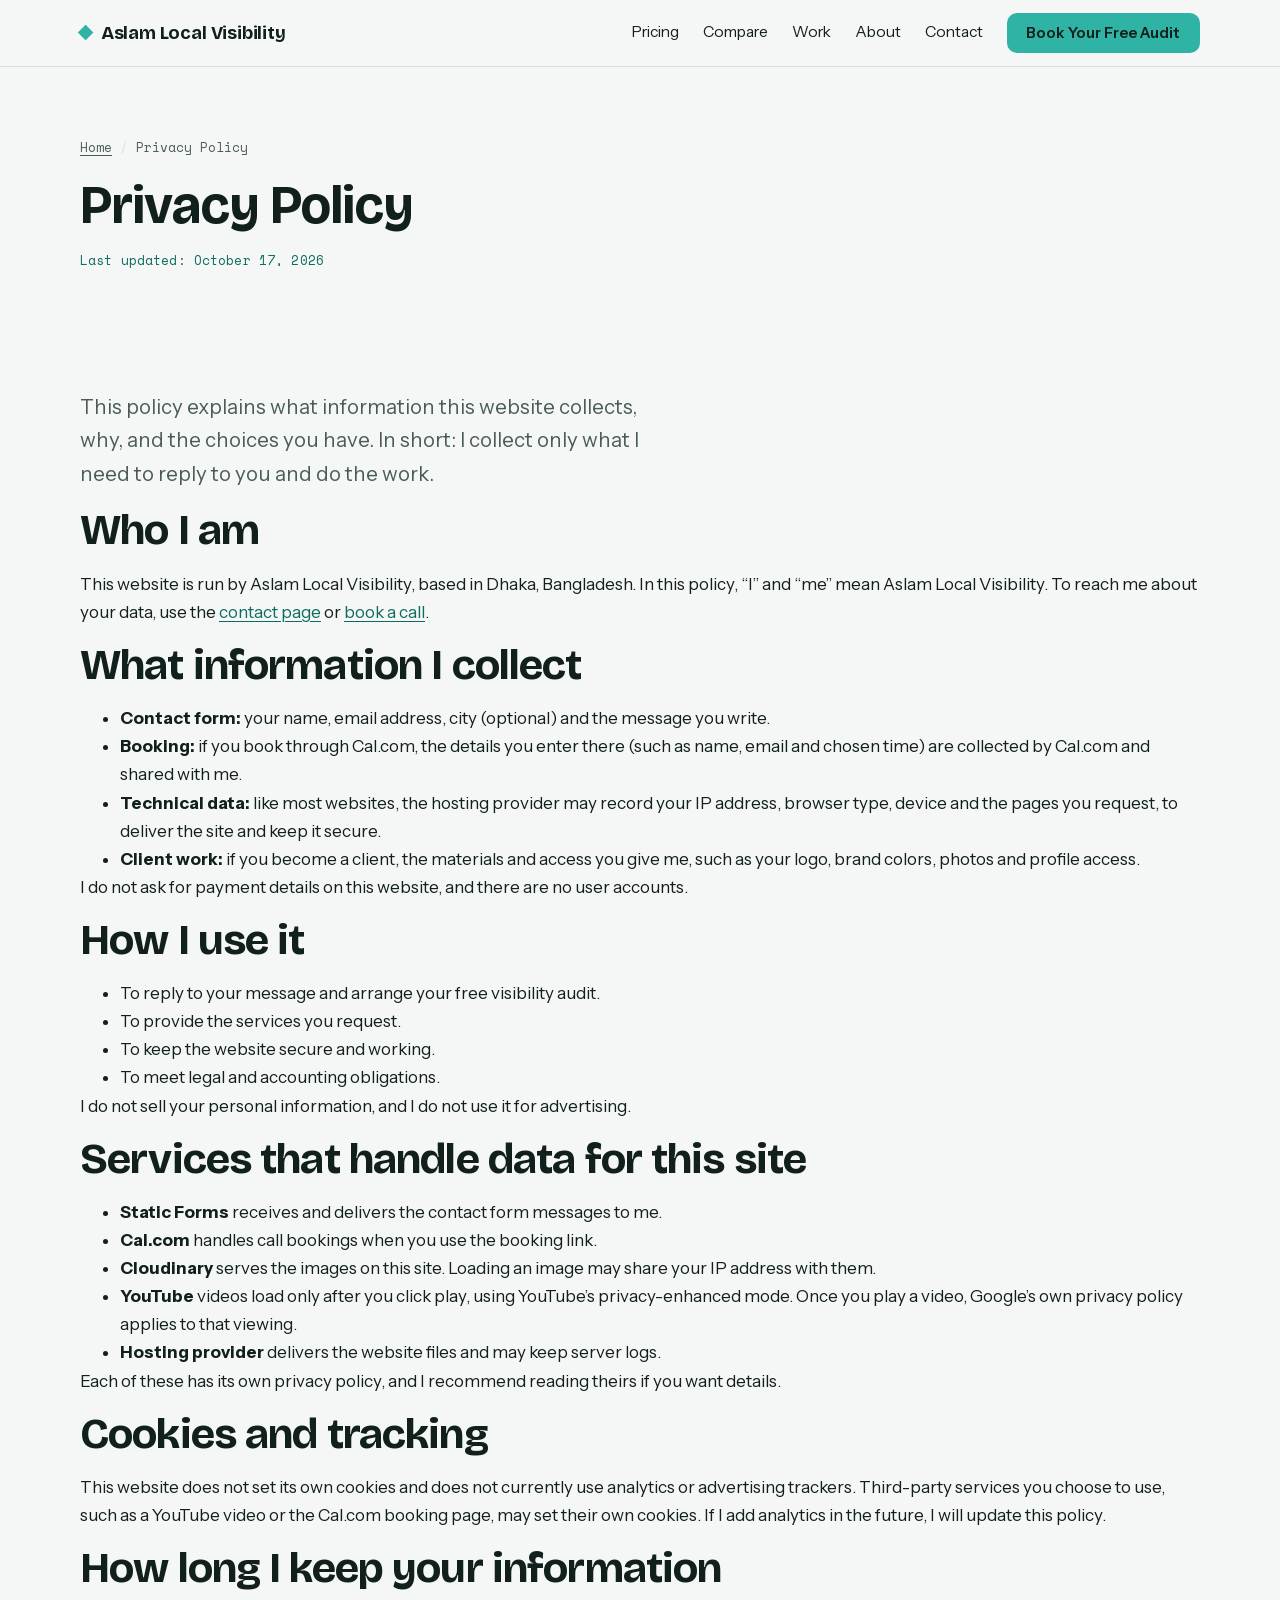
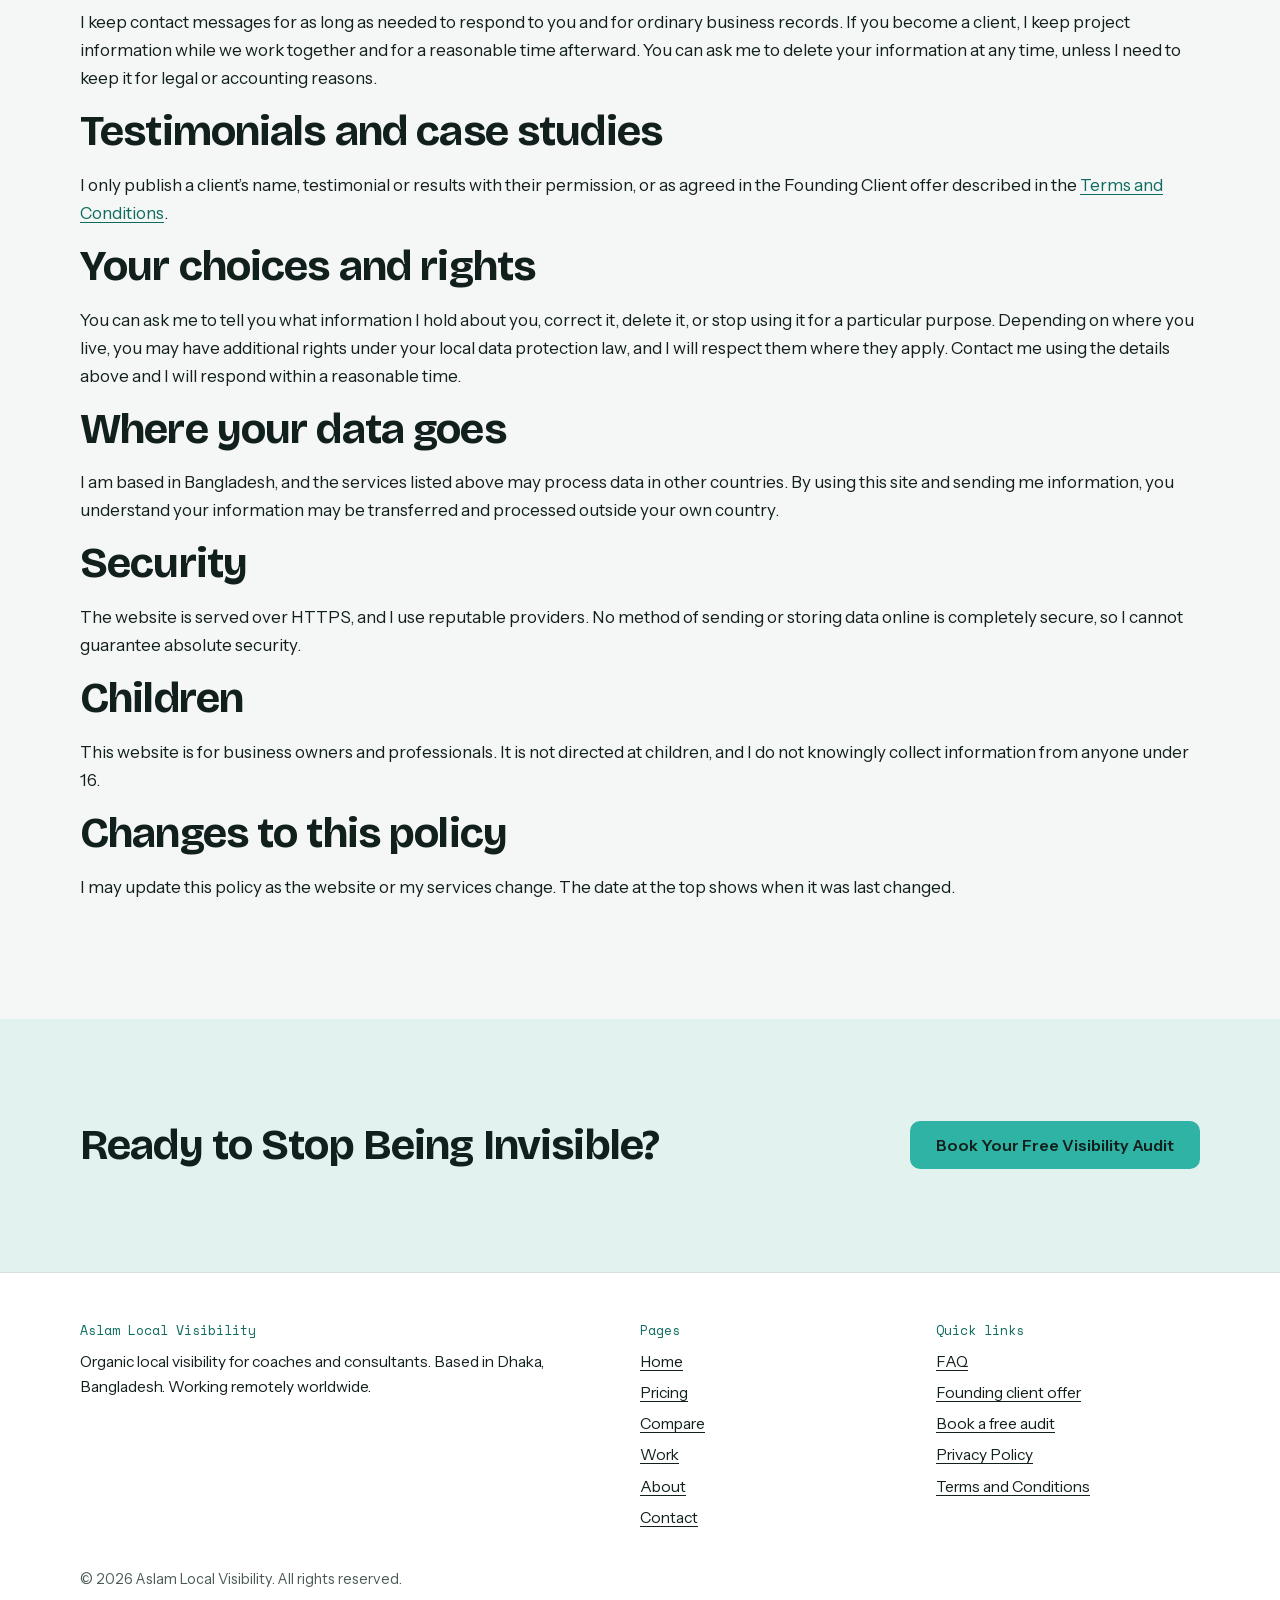
<file: privacy/index.html>
<!DOCTYPE html>
<html lang="en">
<head>
<meta charset="utf-8">
<meta name="viewport" content="width=device-width, initial-scale=1, viewport-fit=cover">
<title>Privacy Policy | Aslam Local Visibility</title>
<meta name="description" content="How Aslam Local Visibility collects, uses and protects your information when you visit this site, send a message or book a call.">
<meta name="robots" content="index, follow, max-image-preview:large">
<meta name="theme-color" content="#f5f7f6">
<link rel="canonical" href="https://bbrfeed.online/privacy/">
<link rel="icon" href="/favicon.svg" type="image/svg+xml">
<meta property="og:type" content="website">
<meta property="og:site_name" content="Aslam Local Visibility">
<meta property="og:title" content="Privacy Policy | Aslam Local Visibility">
<meta property="og:description" content="How Aslam Local Visibility collects, uses and protects your information when you visit this site, send a message or book a call.">
<meta property="og:url" content="https://bbrfeed.online/privacy/">
<meta property="og:image" content="https://res.cloudinary.com/demo/image/upload/f_auto,q_auto,w_1200,h_630,c_fill,g_auto/cld-sample">
<meta property="og:image:alt" content="Aslam Local Visibility: organic local visibility for coaches and consultants">
<meta name="twitter:card" content="summary_large_image">
<meta name="twitter:title" content="Privacy Policy | Aslam Local Visibility">
<meta name="twitter:description" content="How Aslam Local Visibility collects, uses and protects your information when you visit this site, send a message or book a call.">
<meta name="twitter:image" content="https://res.cloudinary.com/demo/image/upload/f_auto,q_auto,w_1200,h_630,c_fill,g_auto/cld-sample">
<link rel="preload" href="/fonts/bricolage-var.woff2" as="font" type="font/woff2" crossorigin>
<link rel="preload" href="/fonts/instrsans-var.woff2" as="font" type="font/woff2" crossorigin>
<link rel="preconnect" href="https://res.cloudinary.com" crossorigin>
<link rel="stylesheet" href="/styles.css">
<script type="application/ld+json">{"@context": "https://schema.org", "@type": "BreadcrumbList", "itemListElement": [{"@type": "ListItem", "position": 1, "name": "Home", "item": "https://bbrfeed.online/"}, {"@type": "ListItem", "position": 2, "name": "Privacy Policy", "item": "https://bbrfeed.online/privacy/"}]}</script>
<script type="application/ld+json">{"@context": "https://schema.org", "@type": "WebPage", "name": "Privacy Policy", "url": "https://bbrfeed.online/privacy/", "isPartOf": {"@id": "https://bbrfeed.online/#website"}}</script>
</head>
<body>
<a class="skip-link" href="#main">Skip to content</a>
<header class="site-header">
<div class="wrap header-inner">
<a class="brand" href="/" aria-label="Aslam Local Visibility home">Aslam Local Visibility</a>
<nav class="main-nav" aria-label="Main"><ul><li><a href="/pricing/">Pricing</a></li><li><a href="/compare/">Compare</a></li><li><a href="/work/">Work</a></li><li><a href="/about/">About</a></li><li><a href="/contact/">Contact</a></li></ul></nav>
<a class="btn btn-sm header-cta" href="https://cal.com/mdaslam" target="_blank" rel="noopener">Book Your Free Audit</a>
</div>
</header>
<main id="main">

<section class="page-hero">
<div class="wrap">
<nav class="crumbs" aria-label="Breadcrumb"><ol><li><a href="/">Home</a></li><li aria-current="page">Privacy Policy</li></ol></nav>
<h1>Privacy Policy</h1>
<p class="label">Last updated: October 17, 2026</p>
</div>
</section>
<section class="section">
<div class="wrap">
<div class="prose">
<p class="lede">This policy explains what information this website collects, why, and the choices you have. In short: I collect only what I need to reply to you and do the work.</p>
<h2>Who I am</h2><p>This website is run by Aslam Local Visibility, based in Dhaka, Bangladesh. In this policy, &ldquo;I&rdquo; and &ldquo;me&rdquo; mean Aslam Local Visibility. To reach me about your data, use the <a href="/contact/">contact page</a> or <a href="https://cal.com/mdaslam" target="_blank" rel="noopener">book a call</a>.</p><h2>What information I collect</h2><ul><li><strong>Contact form:</strong> your name, email address, city (optional) and the message you write.</li><li><strong>Booking:</strong> if you book through Cal.com, the details you enter there (such as name, email and chosen time) are collected by Cal.com and shared with me.</li><li><strong>Technical data:</strong> like most websites, the hosting provider may record your IP address, browser type, device and the pages you request, to deliver the site and keep it secure.</li><li><strong>Client work:</strong> if you become a client, the materials and access you give me, such as your logo, brand colors, photos and profile access.</li></ul><p>I do not ask for payment details on this website, and there are no user accounts.</p><h2>How I use it</h2><ul><li>To reply to your message and arrange your free visibility audit.</li><li>To provide the services you request.</li><li>To keep the website secure and working.</li><li>To meet legal and accounting obligations.</li></ul><p>I do not sell your personal information, and I do not use it for advertising.</p><h2>Services that handle data for this site</h2><ul><li><strong>Static Forms</strong> receives and delivers the contact form messages to me.</li><li><strong>Cal.com</strong> handles call bookings when you use the booking link.</li><li><strong>Cloudinary</strong> serves the images on this site. Loading an image may share your IP address with them.</li><li><strong>YouTube</strong> videos load only after you click play, using YouTube&rsquo;s privacy-enhanced mode. Once you play a video, Google&rsquo;s own privacy policy applies to that viewing.</li><li><strong>Hosting provider</strong> delivers the website files and may keep server logs.</li></ul><p>Each of these has its own privacy policy, and I recommend reading theirs if you want details.</p><h2>Cookies and tracking</h2><p>This website does not set its own cookies and does not currently use analytics or advertising trackers. Third-party services you choose to use, such as a YouTube video or the Cal.com booking page, may set their own cookies. If I add analytics in the future, I will update this policy.</p><h2>How long I keep your information</h2><p>I keep contact messages for as long as needed to respond to you and for ordinary business records. If you become a client, I keep project information while we work together and for a reasonable time afterward. You can ask me to delete your information at any time, unless I need to keep it for legal or accounting reasons.</p><h2>Testimonials and case studies</h2><p>I only publish a client&rsquo;s name, testimonial or results with their permission, or as agreed in the Founding Client offer described in the <a href="/terms/">Terms and Conditions</a>.</p><h2>Your choices and rights</h2><p>You can ask me to tell you what information I hold about you, correct it, delete it, or stop using it for a particular purpose. Depending on where you live, you may have additional rights under your local data protection law, and I will respect them where they apply. Contact me using the details above and I will respond within a reasonable time.</p><h2>Where your data goes</h2><p>I am based in Bangladesh, and the services listed above may process data in other countries. By using this site and sending me information, you understand your information may be transferred and processed outside your own country.</p><h2>Security</h2><p>The website is served over HTTPS, and I use reputable providers. No method of sending or storing data online is completely secure, so I cannot guarantee absolute security.</p><h2>Children</h2><p>This website is for business owners and professionals. It is not directed at children, and I do not knowingly collect information from anyone under 16.</p><h2>Changes to this policy</h2><p>I may update this policy as the website or my services change. The date at the top shows when it was last changed.</p>
</div>
</div>
</section>
<section class="section final" aria-labelledby="final-title" id="book">
<div class="wrap final-inner">
<h2 id="final-title">Ready to Stop Being Invisible?</h2>
<a class="btn" href="https://cal.com/mdaslam" target="_blank" rel="noopener">Book Your Free Visibility Audit</a>
</div>
</section>
</main>
<footer class="site-footer">
<div class="wrap">
<div class="footer-grid">
<div>
<p class="footer-title">Aslam Local Visibility</p>
<p>Organic local visibility for coaches and consultants. Based in Dhaka, Bangladesh. Working remotely worldwide.</p>
</div>
<nav aria-label="Footer">
<p class="footer-title">Pages</p>
<ul>
<li><a href="/">Home</a></li>
<li><a href="/pricing/">Pricing</a></li>
<li><a href="/compare/">Compare</a></li>
<li><a href="/work/">Work</a></li>
<li><a href="/about/">About</a></li>
<li><a href="/contact/">Contact</a></li>
</ul>
</nav>
<nav aria-label="On this site">
<p class="footer-title">Quick links</p>
<ul>
<li><a href="/#faq">FAQ</a></li>
<li><a href="/pricing/#founding">Founding client offer</a></li>
<li><a href="https://cal.com/mdaslam" target="_blank" rel="noopener">Book a free audit</a></li>
<li><a href="/privacy/">Privacy Policy</a></li>
<li><a href="/terms/">Terms and Conditions</a></li>
</ul>
</nav>
</div>
<p class="copyright">&copy; 2026 Aslam Local Visibility. All rights reserved.</p>
</div>
</footer>
<script src="/script.js" defer></script>
</body>
</html>
</file>
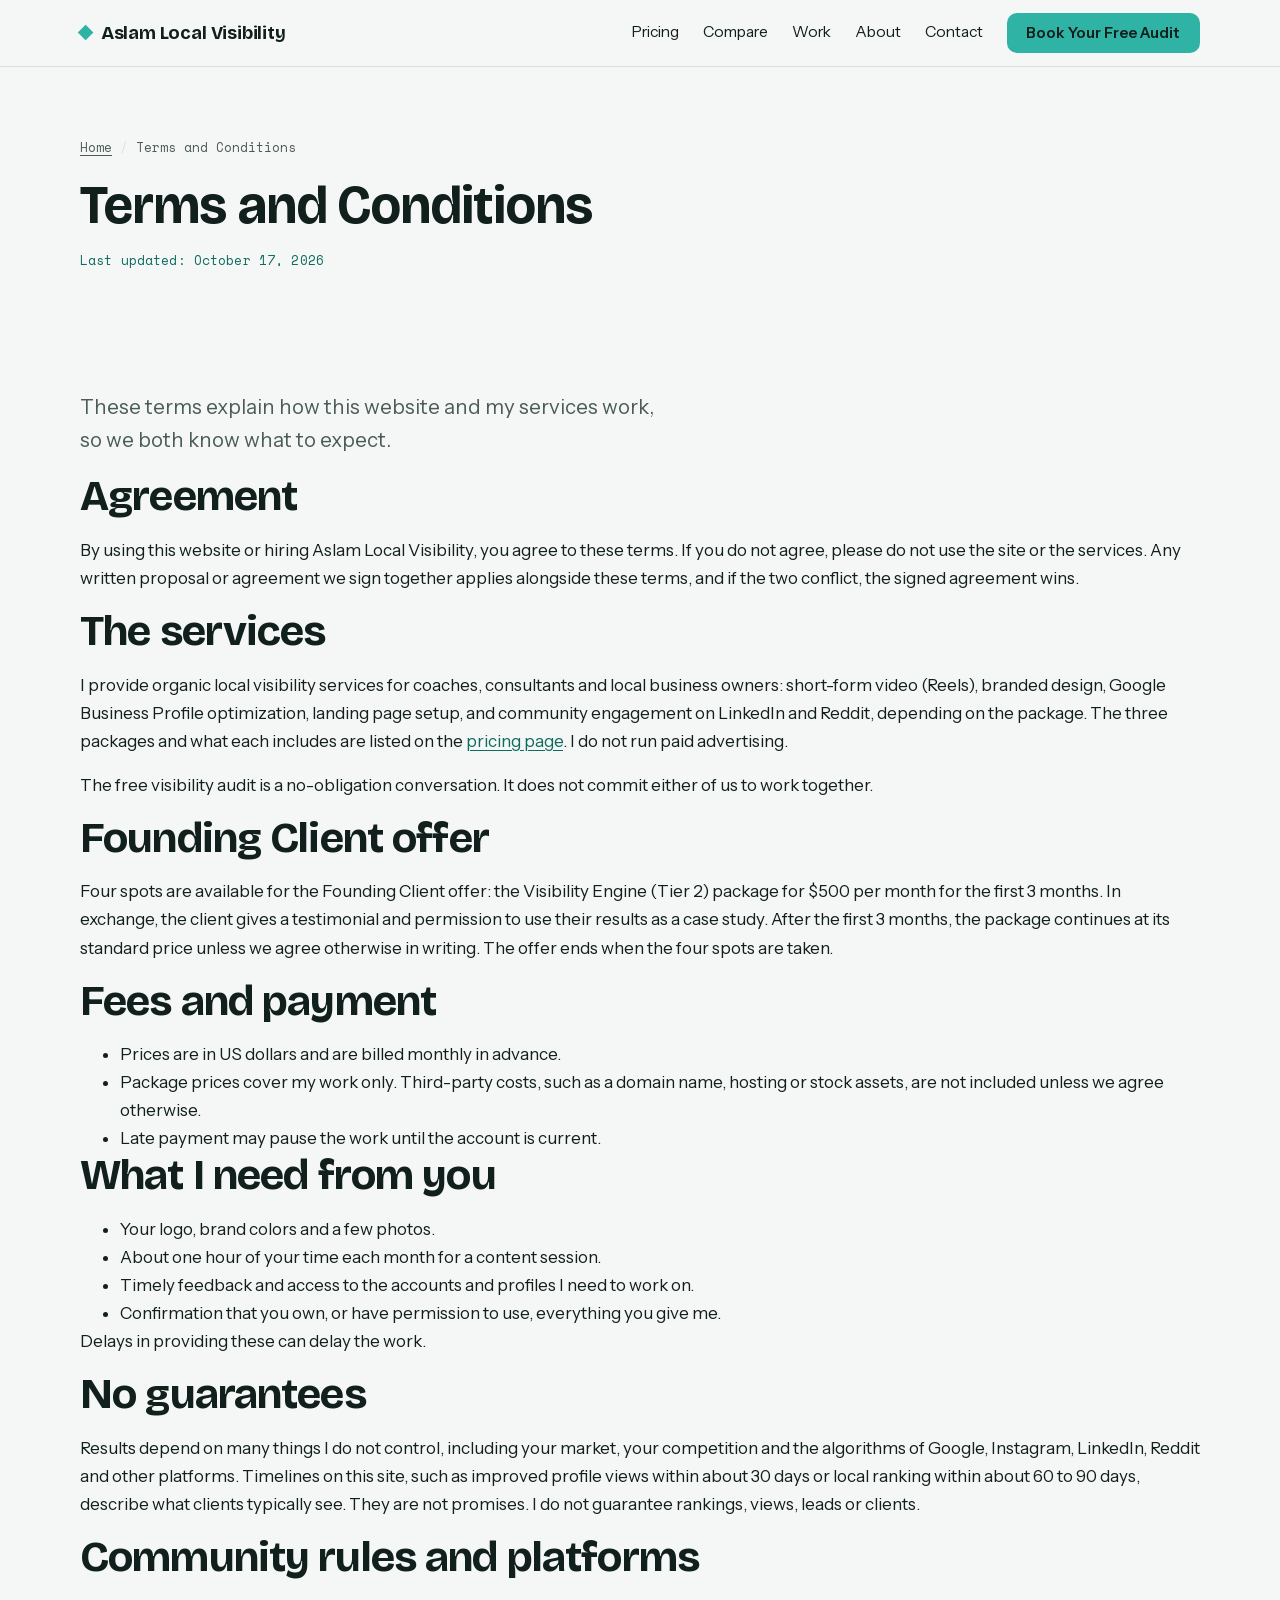
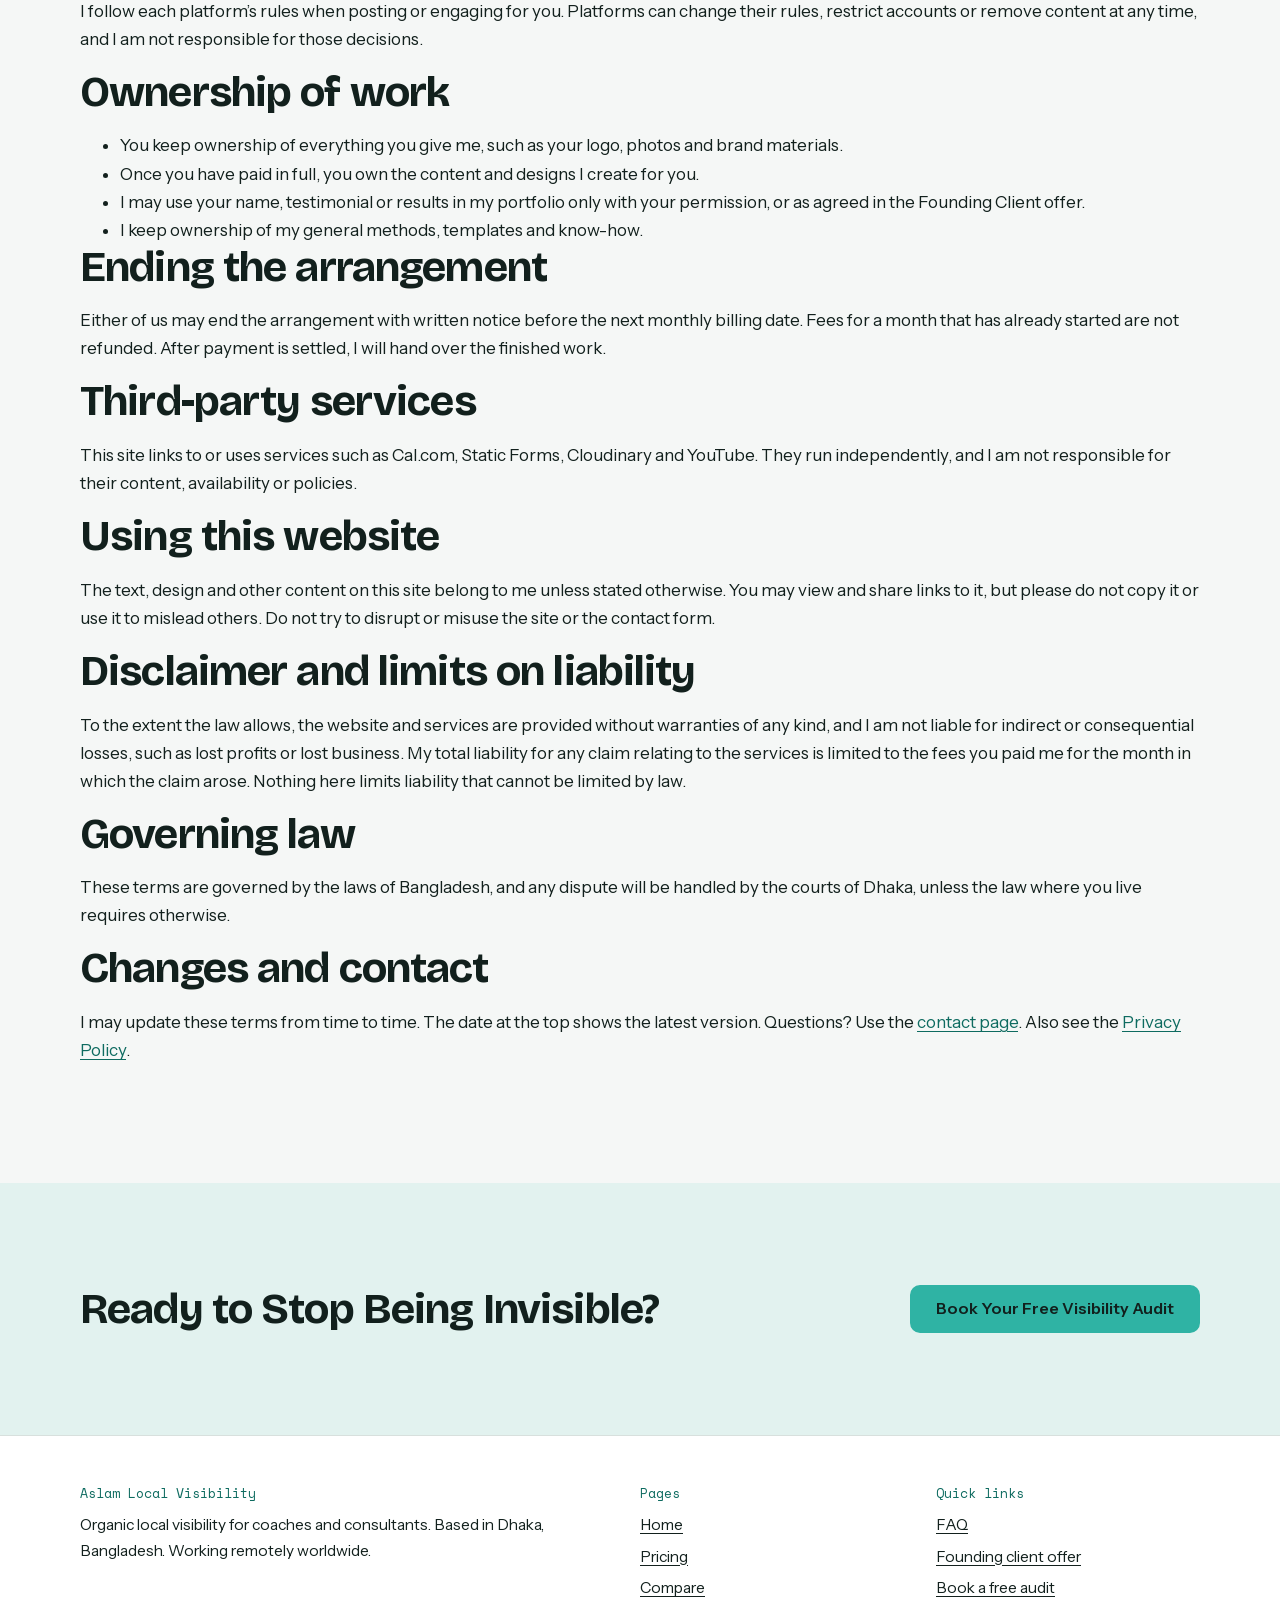
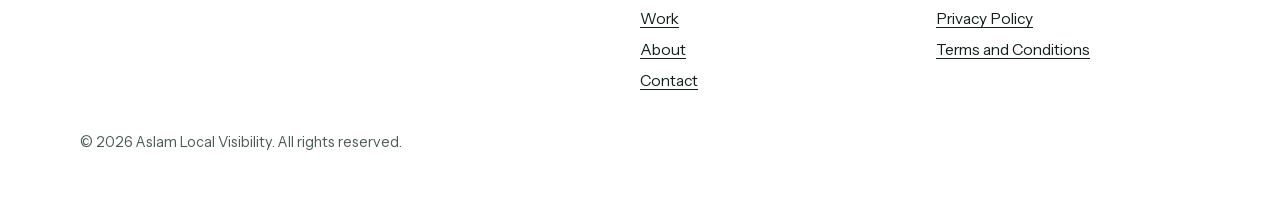
<file: terms/index.html>
<!DOCTYPE html>
<html lang="en">
<head>
<meta charset="utf-8">
<meta name="viewport" content="width=device-width, initial-scale=1, viewport-fit=cover">
<title>Terms and Conditions | Aslam Local Visibility</title>
<meta name="description" content="The terms for using this website and hiring Aslam Local Visibility: services, payment, the Founding Client offer, ownership, results and cancellation.">
<meta name="robots" content="index, follow, max-image-preview:large">
<meta name="theme-color" content="#f5f7f6">
<link rel="canonical" href="https://bbrfeed.online/terms/">
<link rel="icon" href="/favicon.svg" type="image/svg+xml">
<meta property="og:type" content="website">
<meta property="og:site_name" content="Aslam Local Visibility">
<meta property="og:title" content="Terms and Conditions | Aslam Local Visibility">
<meta property="og:description" content="The terms for using this website and hiring Aslam Local Visibility: services, payment, the Founding Client offer, ownership, results and cancellation.">
<meta property="og:url" content="https://bbrfeed.online/terms/">
<meta property="og:image" content="https://res.cloudinary.com/demo/image/upload/f_auto,q_auto,w_1200,h_630,c_fill,g_auto/cld-sample">
<meta property="og:image:alt" content="Aslam Local Visibility: organic local visibility for coaches and consultants">
<meta name="twitter:card" content="summary_large_image">
<meta name="twitter:title" content="Terms and Conditions | Aslam Local Visibility">
<meta name="twitter:description" content="The terms for using this website and hiring Aslam Local Visibility: services, payment, the Founding Client offer, ownership, results and cancellation.">
<meta name="twitter:image" content="https://res.cloudinary.com/demo/image/upload/f_auto,q_auto,w_1200,h_630,c_fill,g_auto/cld-sample">
<link rel="preload" href="/fonts/bricolage-var.woff2" as="font" type="font/woff2" crossorigin>
<link rel="preload" href="/fonts/instrsans-var.woff2" as="font" type="font/woff2" crossorigin>
<link rel="preconnect" href="https://res.cloudinary.com" crossorigin>
<link rel="stylesheet" href="/styles.css">
<script type="application/ld+json">{"@context": "https://schema.org", "@type": "BreadcrumbList", "itemListElement": [{"@type": "ListItem", "position": 1, "name": "Home", "item": "https://bbrfeed.online/"}, {"@type": "ListItem", "position": 2, "name": "Terms and Conditions", "item": "https://bbrfeed.online/terms/"}]}</script>
<script type="application/ld+json">{"@context": "https://schema.org", "@type": "WebPage", "name": "Terms and Conditions", "url": "https://bbrfeed.online/terms/", "isPartOf": {"@id": "https://bbrfeed.online/#website"}}</script>
</head>
<body>
<a class="skip-link" href="#main">Skip to content</a>
<header class="site-header">
<div class="wrap header-inner">
<a class="brand" href="/" aria-label="Aslam Local Visibility home">Aslam Local Visibility</a>
<nav class="main-nav" aria-label="Main"><ul><li><a href="/pricing/">Pricing</a></li><li><a href="/compare/">Compare</a></li><li><a href="/work/">Work</a></li><li><a href="/about/">About</a></li><li><a href="/contact/">Contact</a></li></ul></nav>
<a class="btn btn-sm header-cta" href="https://cal.com/mdaslam" target="_blank" rel="noopener">Book Your Free Audit</a>
</div>
</header>
<main id="main">

<section class="page-hero">
<div class="wrap">
<nav class="crumbs" aria-label="Breadcrumb"><ol><li><a href="/">Home</a></li><li aria-current="page">Terms and Conditions</li></ol></nav>
<h1>Terms and Conditions</h1>
<p class="label">Last updated: October 17, 2026</p>
</div>
</section>
<section class="section">
<div class="wrap">
<div class="prose">
<p class="lede">These terms explain how this website and my services work, so we both know what to expect.</p>
<h2>Agreement</h2><p>By using this website or hiring Aslam Local Visibility, you agree to these terms. If you do not agree, please do not use the site or the services. Any written proposal or agreement we sign together applies alongside these terms, and if the two conflict, the signed agreement wins.</p><h2>The services</h2><p>I provide organic local visibility services for coaches, consultants and local business owners: short-form video (Reels), branded design, Google Business Profile optimization, landing page setup, and community engagement on LinkedIn and Reddit, depending on the package. The three packages and what each includes are listed on the <a href="/pricing/">pricing page</a>. I do not run paid advertising.</p><p>The free visibility audit is a no-obligation conversation. It does not commit either of us to work together.</p><h2>Founding Client offer</h2><p>Four spots are available for the Founding Client offer: the Visibility Engine (Tier 2) package for $500 per month for the first 3 months. In exchange, the client gives a testimonial and permission to use their results as a case study. After the first 3 months, the package continues at its standard price unless we agree otherwise in writing. The offer ends when the four spots are taken.</p><h2>Fees and payment</h2><ul><li>Prices are in US dollars and are billed monthly in advance.</li><li>Package prices cover my work only. Third-party costs, such as a domain name, hosting or stock assets, are not included unless we agree otherwise.</li><li>Late payment may pause the work until the account is current.</li></ul><h2>What I need from you</h2><ul><li>Your logo, brand colors and a few photos.</li><li>About one hour of your time each month for a content session.</li><li>Timely feedback and access to the accounts and profiles I need to work on.</li><li>Confirmation that you own, or have permission to use, everything you give me.</li></ul><p>Delays in providing these can delay the work.</p><h2>No guarantees</h2><p>Results depend on many things I do not control, including your market, your competition and the algorithms of Google, Instagram, LinkedIn, Reddit and other platforms. Timelines on this site, such as improved profile views within about 30 days or local ranking within about 60 to 90 days, describe what clients typically see. They are not promises. I do not guarantee rankings, views, leads or clients.</p><h2>Community rules and platforms</h2><p>I follow each platform&rsquo;s rules when posting or engaging for you. Platforms can change their rules, restrict accounts or remove content at any time, and I am not responsible for those decisions.</p><h2>Ownership of work</h2><ul><li>You keep ownership of everything you give me, such as your logo, photos and brand materials.</li><li>Once you have paid in full, you own the content and designs I create for you.</li><li>I may use your name, testimonial or results in my portfolio only with your permission, or as agreed in the Founding Client offer.</li><li>I keep ownership of my general methods, templates and know-how.</li></ul><h2>Ending the arrangement</h2><p>Either of us may end the arrangement with written notice before the next monthly billing date. Fees for a month that has already started are not refunded. After payment is settled, I will hand over the finished work.</p><h2>Third-party services</h2><p>This site links to or uses services such as Cal.com, Static Forms, Cloudinary and YouTube. They run independently, and I am not responsible for their content, availability or policies.</p><h2>Using this website</h2><p>The text, design and other content on this site belong to me unless stated otherwise. You may view and share links to it, but please do not copy it or use it to mislead others. Do not try to disrupt or misuse the site or the contact form.</p><h2>Disclaimer and limits on liability</h2><p>To the extent the law allows, the website and services are provided without warranties of any kind, and I am not liable for indirect or consequential losses, such as lost profits or lost business. My total liability for any claim relating to the services is limited to the fees you paid me for the month in which the claim arose. Nothing here limits liability that cannot be limited by law.</p><h2>Governing law</h2><p>These terms are governed by the laws of Bangladesh, and any dispute will be handled by the courts of Dhaka, unless the law where you live requires otherwise.</p><h2>Changes and contact</h2><p>I may update these terms from time to time. The date at the top shows the latest version. Questions? Use the <a href="/contact/">contact page</a>. Also see the <a href="/privacy/">Privacy Policy</a>.</p>
</div>
</div>
</section>
<section class="section final" aria-labelledby="final-title" id="book">
<div class="wrap final-inner">
<h2 id="final-title">Ready to Stop Being Invisible?</h2>
<a class="btn" href="https://cal.com/mdaslam" target="_blank" rel="noopener">Book Your Free Visibility Audit</a>
</div>
</section>
</main>
<footer class="site-footer">
<div class="wrap">
<div class="footer-grid">
<div>
<p class="footer-title">Aslam Local Visibility</p>
<p>Organic local visibility for coaches and consultants. Based in Dhaka, Bangladesh. Working remotely worldwide.</p>
</div>
<nav aria-label="Footer">
<p class="footer-title">Pages</p>
<ul>
<li><a href="/">Home</a></li>
<li><a href="/pricing/">Pricing</a></li>
<li><a href="/compare/">Compare</a></li>
<li><a href="/work/">Work</a></li>
<li><a href="/about/">About</a></li>
<li><a href="/contact/">Contact</a></li>
</ul>
</nav>
<nav aria-label="On this site">
<p class="footer-title">Quick links</p>
<ul>
<li><a href="/#faq">FAQ</a></li>
<li><a href="/pricing/#founding">Founding client offer</a></li>
<li><a href="https://cal.com/mdaslam" target="_blank" rel="noopener">Book a free audit</a></li>
<li><a href="/privacy/">Privacy Policy</a></li>
<li><a href="/terms/">Terms and Conditions</a></li>
</ul>
</nav>
</div>
<p class="copyright">&copy; 2026 Aslam Local Visibility. All rights reserved.</p>
</div>
</footer>
<script src="/script.js" defer></script>
</body>
</html>
</file>
<file: styles.css>
/* ==========================================================
   Aslam Local Visibility — styles.css
   Light, warm, trustworthy. Teal accent. Self-hosted fonts.
   ========================================================== */

@font-face{font-family:"Bricolage Grotesque";src:url("/fonts/bricolage-var.woff2") format("woff2");font-weight:200 800;font-style:normal;font-display:swap}
@font-face{font-family:"Instrument Sans";src:url("/fonts/instrsans-var.woff2") format("woff2");font-weight:400 700;font-style:normal;font-display:swap}
@font-face{font-family:"Space Mono";src:url("/fonts/space-mono-400.woff2") format("woff2");font-weight:400;font-style:normal;font-display:swap}

:root{
  --bg:#f5f7f6;
  --surface:#ffffff;
  --ink:#12201d;
  --muted:#4b5c58;
  --line:#d8e0dd;
  --teal:#2fb3a4;
  --teal-deep:#0e6b60;
  --tint:#e2f2ef;
  --deep:#0b3d38;
  --radius:14px;
  --max:1120px;
  --video-ratio:16 / 9; /* change to 9 / 16 for vertical Reels */
  --display:"Bricolage Grotesque","Segoe UI",system-ui,sans-serif;
  --sans:"Instrument Sans","Segoe UI",system-ui,-apple-system,sans-serif;
  --mono:"Space Mono",ui-monospace,"SFMono-Regular",Menlo,Consolas,monospace;
}

*,*::before,*::after{box-sizing:border-box}
html{-webkit-text-size-adjust:100%;scroll-behavior:smooth;scroll-padding-top:5rem}
@media (prefers-reduced-motion:reduce){html{scroll-behavior:auto}*{transition:none!important;animation:none!important}}

body{margin:0;background:var(--bg);color:var(--ink);font:400 1.0625rem/1.65 var(--sans);text-rendering:optimizeLegibility}
img{display:block;max-width:100%;height:auto}
a{color:var(--teal-deep);text-underline-offset:.2em}
a:hover{color:var(--ink)}
:focus-visible{outline:3px solid var(--teal-deep);outline-offset:3px;border-radius:4px}
p{margin:0 0 1rem}
ul{margin:0}

.wrap{width:min(100% - 2.5rem,var(--max));margin-inline:auto}
.section{padding-block:clamp(3.5rem,8vw,6.5rem)}
.visually-hidden{position:absolute!important;width:1px;height:1px;margin:-1px;padding:0;overflow:hidden;clip:rect(0 0 0 0);white-space:nowrap;border:0}
.skip-link{position:absolute;left:1rem;top:-4rem;z-index:100;background:var(--ink);color:#fff;padding:.6rem 1rem;border-radius:8px}
.skip-link:focus{top:1rem;color:#fff}

/* ---------- type ---------- */
h1,h2,h3{font-family:var(--display);line-height:1.08;letter-spacing:-.02em;margin:0 0 1rem;text-wrap:balance}
h1{font-size:clamp(2.4rem,5.6vw,4.1rem);font-weight:700}
h2{font-size:clamp(1.8rem,3.5vw,2.7rem);font-weight:700}
h3{font-size:1.25rem;font-weight:700;letter-spacing:-.01em}
.label{font-family:var(--mono);font-size:.82rem;letter-spacing:.01em;color:var(--teal-deep)}
.lede{font-size:clamp(1.1rem,1.6vw,1.3rem);color:var(--muted);max-width:36rem}
.measure{max-width:40rem}
.muted{color:var(--muted)}

/* ---------- buttons ---------- */
.btn{display:inline-flex;align-items:center;justify-content:center;min-height:3rem;padding:.7rem 1.5rem;border:2px solid var(--teal);border-radius:10px;background:var(--teal);color:var(--ink);font:600 1rem/1.2 var(--sans);text-decoration:none;text-align:center;cursor:pointer;transition:background-color .15s,border-color .15s}
.btn:hover{background:#27a091;border-color:#27a091;color:var(--ink)}
.btn-ghost{background:transparent;border-color:var(--ink)}
.btn-ghost:hover{background:var(--ink);border-color:var(--ink);color:#fff}
.btn-sm{min-height:2.5rem;padding:.4rem 1.1rem;font-size:.95rem}
.btn-block{width:100%}
.actions{display:flex;flex-wrap:wrap;align-items:center;gap:1rem 1.5rem;margin-top:2rem}

/* ---------- header ---------- */
.site-header{background:rgba(245,247,246,.94);border-bottom:1px solid var(--line)}
.header-inner{display:flex;flex-wrap:wrap;align-items:center;justify-content:space-between;gap:.35rem 1.5rem;padding-block:.8rem}
.brand{display:inline-flex;align-items:center;gap:.6rem;font:700 1.15rem/1 var(--display);letter-spacing:-.01em;color:var(--ink);text-decoration:none}
.brand::before{content:"";width:.7rem;height:.7rem;background:var(--teal);transform:rotate(45deg)}
.main-nav{order:3;width:100%}
.main-nav ul{display:flex;gap:1.5rem;list-style:none;padding:0}
.main-nav a{display:inline-block;padding:.3rem 0;color:var(--ink);text-decoration:none;font-size:.97rem;border-bottom:2px solid transparent}
.main-nav a:hover,.main-nav a[aria-current="page"]{border-bottom-color:var(--teal)}
.header-cta{display:none}
@media (min-width:760px){
  .site-header{position:sticky;top:0;z-index:50;backdrop-filter:saturate(1.4) blur(8px)}
  .main-nav{order:0;width:auto;margin-left:auto}
  .header-cta{display:inline-flex}
}

/* ---------- hero ---------- */
.hero{padding-block:clamp(2.5rem,7vw,5.5rem)}
.hero-grid{display:grid;gap:3rem;align-items:center}
@media (min-width:920px){.hero-grid{grid-template-columns:1.15fr .85fr;gap:4rem}}
.hero h1{max-width:13em}
.text-link{font-weight:600}

/* search illustration (pure CSS, no image to load) */
.serp{margin:0;background:var(--surface);border:1px solid var(--line);border-radius:18px;padding:1.25rem;box-shadow:0 18px 40px -24px rgba(14,107,96,.45)}
.serp-search{display:flex;align-items:center;gap:.75rem;padding:.7rem 1rem;border:1px solid var(--line);border-radius:999px;font-size:.98rem;color:var(--muted)}
.serp-search::before{content:"";flex:none;width:.85rem;height:.85rem;border:2px solid var(--muted);border-radius:50%}
.serp-list{list-style:none;margin:1rem 0 0;padding:0;display:grid;gap:.75rem}
.serp-row{display:flex;gap:.9rem;align-items:center;padding:.85rem 1rem;border:1px solid var(--line);border-radius:12px}
.serp-pin{flex:none;width:2.6rem;height:2.6rem;border-radius:10px;background:var(--line)}
.serp-lines{flex:1;display:grid;gap:.45rem}
.serp-lines span{display:block;height:.55rem;border-radius:999px;background:var(--line)}
.serp-lines span:first-child{width:62%}
.serp-lines span:last-child{width:40%}
.serp-row.is-you{background:var(--tint);border:2px solid var(--teal)}
.serp-row.is-you .serp-pin{background:var(--teal)}
.serp-row.is-you strong{display:block;font:700 1rem/1.2 var(--display)}
.serp-row.is-you small{display:block;color:var(--muted);font-size:.85rem}
.serp-tag{font:400 .72rem/1 var(--mono);color:var(--teal-deep);background:var(--surface);border:1px solid var(--teal);border-radius:999px;padding:.35rem .6rem;white-space:nowrap}
.serp figcaption{margin-top:1rem;font:400 .75rem/1.4 var(--mono);color:var(--muted)}

/* ---------- problem / solution ---------- */
.split{display:grid;gap:2rem}
@media (min-width:860px){.split{grid-template-columns:5fr 6fr;gap:4rem;align-items:start}}
.problem{background:var(--surface);border-block:1px solid var(--line)}
.lost{list-style:none;padding:0;margin:1.5rem 0 0;border-top:1px solid var(--line)}
.lost li{padding:.9rem 0;border-bottom:1px solid var(--line);color:var(--muted)}
.lost strong{color:var(--ink)}

.pillars{display:grid;margin-top:2.5rem;border-top:1px solid var(--line)}
@media (min-width:700px){.pillars{grid-template-columns:1fr 1fr;column-gap:3rem}}
.pillar{padding:1.5rem 0;border-bottom:1px solid var(--line)}
.pillar h3{font:400 1rem/1.3 var(--mono);letter-spacing:0;color:var(--teal-deep);margin-bottom:.5rem}
.pillar p{margin:0;color:var(--muted)}

/* ---------- placeholder images ---------- */
.ph{position:relative;overflow:hidden;background:var(--tint);border-radius:var(--radius)}
.ph img{width:100%;height:100%;object-fit:cover}
.ar-1{aspect-ratio:1 / 1}
.ar-4-3{aspect-ratio:4 / 3}
.ar-16-9{aspect-ratio:16 / 9}
.ph.img-failed img{display:none}
.ph.img-failed::after{content:attr(data-label);position:absolute;inset:0;display:grid;place-items:center;padding:1rem;text-align:center;font:400 .85rem/1.4 var(--mono);color:var(--teal-deep)}

/* ---------- videos ---------- */
.video-grid{display:grid;gap:1.75rem;margin-top:2.5rem}
@media (min-width:900px){.video-grid{grid-template-columns:repeat(3,1fr)}}
.video-box{position:relative;aspect-ratio:var(--video-ratio);overflow:hidden;background:var(--tint);border-radius:var(--radius)}
.video-box iframe,.video-play{position:absolute;inset:0;width:100%;height:100%;border:0}
.video-play{padding:0;background:var(--tint);cursor:pointer;border-radius:var(--radius)}
.video-play img{width:100%;height:100%;object-fit:cover}
.video-play::after{content:"";position:absolute;left:50%;top:50%;width:4rem;height:4rem;margin:-2rem 0 0 -2rem;border-radius:50%;background:var(--teal);box-shadow:0 0 0 6px rgba(255,255,255,.6)}
.video-play::before{content:"";position:absolute;z-index:1;left:50%;top:50%;margin:-.7rem 0 0 -.4rem;border-style:solid;border-width:.7rem 0 .7rem 1.1rem;border-color:transparent transparent transparent var(--ink)}
.video-play:hover::after{background:#27a091}
.video-msg{position:absolute;inset:auto 1rem 1rem;z-index:2;margin:0;padding:.6rem .9rem;background:var(--surface);border-radius:8px;font:400 .85rem/1.4 var(--mono)}
.video-item h3{margin:1rem 0 .35rem}
.video-item p{margin:0;color:var(--muted);font-size:1rem}

/* ---------- about preview ---------- */
.about-grid{display:grid;gap:2rem;align-items:center}
@media (min-width:760px){.about-grid{grid-template-columns:minmax(0,300px) 1fr;gap:4rem}}
.about-grid .ph{max-width:300px}
.about-grid.is-wide .ph{max-width:380px}
@media (min-width:760px){.about-grid.is-wide{grid-template-columns:minmax(0,380px) 1fr}}

/* ---------- pricing ---------- */
.tiers{display:grid;gap:1.5rem;margin-top:2.5rem}
@media (min-width:920px){.tiers{grid-template-columns:repeat(3,1fr);align-items:stretch}}
.tier{display:flex;flex-direction:column;position:relative;padding:1.75rem;background:var(--surface);border:1px solid var(--line);border-radius:var(--radius)}
.tier.is-featured{border:2px solid var(--teal);box-shadow:0 0 0 6px var(--tint)}
.badge{position:absolute;top:-.85rem;left:1.5rem;padding:.3rem .75rem;background:var(--teal);color:var(--ink);border-radius:999px;font:400 .78rem/1 var(--mono)}
.tier h3{font-size:1.4rem;margin-bottom:.25rem}
.price{display:flex;align-items:baseline;gap:.5rem;margin:.25rem 0 0}
.price strong{font:700 3rem/1 var(--display);letter-spacing:-.03em}
.price span{font:400 .85rem/1 var(--mono);color:var(--muted)}
.best-for{margin:.75rem 0 0;color:var(--muted);font-size:.98rem}
.includes{margin:1.25rem 0 0;font:400 .82rem/1.4 var(--mono);color:var(--teal-deep)}
.tier ul{list-style:none;padding:0;margin:.5rem 0 2rem;flex:1}
.tier li{position:relative;padding-left:1.75rem;margin-block:.6rem}
.tier li::before{content:"";position:absolute;left:0;top:.5em;width:.85rem;height:.45rem;border-left:2px solid var(--teal-deep);border-bottom:2px solid var(--teal-deep);transform:rotate(-45deg)}
.fine{margin-top:1.5rem;color:var(--muted);font-size:.95rem}

.table-wrap{position:relative;margin-top:2rem;overflow-x:auto;border:1px solid var(--line);border-radius:var(--radius);background:var(--surface)}
.compare{width:100%;min-width:600px;border-collapse:collapse;font-size:.98rem}
.compare th,.compare td{padding:.85rem 1rem;text-align:center;border-bottom:1px solid var(--line)}
.compare th:first-child,.compare td:first-child{text-align:left}
.compare thead th{font:700 1rem/1.2 var(--display);background:var(--tint)}
.compare tbody th{font-weight:500}
.compare tr:last-child th,.compare tr:last-child td{border-bottom:0}
.yes{color:var(--teal-deep);font-weight:700}
.no{color:#8a9894}

/* ---------- founding ---------- */
.founding{background:var(--deep);color:#fff}
.founding h2{color:#fff;max-width:18em}
.founding .label{color:#8fe0d4}
.founding p{color:#d3e6e2}
.note{max-width:44rem;margin-top:1.5rem;padding:1.25rem 1.5rem;border:1px solid rgba(255,255,255,.3);border-radius:12px;color:#fff}
.founding .btn:hover{background:#5ed0c3;border-color:#5ed0c3}

/* ---------- FAQ ---------- */
.faq{max-width:46rem;margin-top:2rem;border-bottom:1px solid var(--line)}
.faq details{border-top:1px solid var(--line)}
.faq summary{display:flex;align-items:center;justify-content:space-between;gap:1rem;padding:1.25rem 0;cursor:pointer;list-style:none;font:600 1.12rem/1.35 var(--sans)}
.faq summary::-webkit-details-marker{display:none}
.faq summary::after{content:"+";flex:none;font:400 1.4rem/1 var(--mono);color:var(--teal-deep)}
.faq details[open] summary::after{content:"\2013"}
.faq details p{margin:0 0 1.25rem;max-width:40rem;color:var(--muted)}

/* ---------- final CTA ---------- */
.final{background:var(--tint)}
.final-inner{display:flex;flex-wrap:wrap;align-items:center;justify-content:space-between;gap:1.5rem 3rem}
.final h2{margin:0;max-width:16em}

/* ---------- inner pages ---------- */
.crumbs{margin:0 0 1.25rem;font:400 .8rem/1.4 var(--mono);color:var(--muted)}
.crumbs ol{display:flex;flex-wrap:wrap;gap:.5rem;list-style:none;margin:0;padding:0}
.crumbs li+li::before{content:"/";margin-right:.5rem;color:var(--line)}
.crumbs a{color:var(--muted)}
.page-hero{padding-block:clamp(2.5rem,6vw,4.5rem) 0}
.page-hero h1{font-size:clamp(2.1rem,4.6vw,3.3rem);max-width:16em}

.steps{list-style:none;counter-reset:step;padding:0;margin:2rem 0 0;display:grid;gap:1.25rem}
@media (min-width:860px){.steps{grid-template-columns:repeat(3,1fr)}}
.steps li{counter-increment:step;padding:1.5rem;background:var(--surface);border:1px solid var(--line);border-radius:var(--radius)}
.steps li::before{content:"Step " counter(step);display:block;margin-bottom:.5rem;font:400 .8rem/1 var(--mono);color:var(--teal-deep)}
.steps h3{margin-bottom:.4rem}
.steps p{margin:0;color:var(--muted)}

.notice{margin:1.5rem 0 0;padding:1rem 1.25rem;background:var(--tint);border-left:4px solid var(--teal);border-radius:8px;max-width:44rem}
.case-grid{display:grid;gap:1.5rem;margin-top:2rem}
@media (min-width:760px){.case-grid{grid-template-columns:1fr 1fr}}
.case-grid figure,.gallery figure{margin:0}
.case-grid figcaption,.gallery figcaption{margin-top:.6rem;font:400 .8rem/1.4 var(--mono);color:var(--muted)}
.gallery{display:grid;gap:1.5rem;margin-top:2rem}
@media (min-width:760px){.gallery{grid-template-columns:repeat(3,1fr)}}
.plain-list{padding-left:1.2rem}
.plain-list li{margin-block:.5rem}

/* contact */
.contact-grid{display:grid;gap:2.5rem}
@media (min-width:900px){.contact-grid{grid-template-columns:5fr 6fr;gap:4rem;align-items:start}}
.card{padding:1.75rem;background:var(--surface);border:1px solid var(--line);border-radius:var(--radius)}
.card.is-tint{background:var(--tint);border-color:transparent}
.field{margin-bottom:1.1rem}
.field label{display:block;margin-bottom:.35rem;font-weight:600;font-size:.97rem}
.field input,.field textarea{width:100%;padding:.75rem .9rem;border:1px solid #aab7b3;border-radius:10px;background:var(--surface);color:var(--ink);font:inherit}
.field textarea{min-height:9rem;resize:vertical}
.alert{padding:1rem 1.25rem;margin-bottom:1.25rem;background:var(--tint);border-left:4px solid var(--teal);border-radius:8px}

/* ---------- footer ---------- */
.site-footer{padding-block:3rem;border-top:1px solid var(--line);background:var(--surface);font-size:.97rem}
.footer-grid{display:grid;gap:2rem}
@media (min-width:760px){.footer-grid{grid-template-columns:2fr 1fr 1fr}}
.footer-title{margin:0 0 .6rem;font:400 .82rem/1.4 var(--mono);color:var(--teal-deep)}
.site-footer ul{list-style:none;padding:0}
.site-footer li{margin-block:.35rem}
.site-footer a{color:var(--ink)}
.copyright{margin:2rem 0 0;color:var(--muted);font-size:.9rem}

/* 404 */
.lost-page{padding-block:clamp(4rem,12vw,9rem)}
.mt{margin-top:2rem}

.nb{white-space:nowrap}
.video-play.img-failed img{display:none}
.video-play.img-failed{background:var(--tint)}
@media (max-width:480px){.serp-tag{display:none}}

/* ---------- contact form states ---------- */
[hidden]{display:none!important}
.hp{position:absolute;left:-9999px;width:1px;height:1px;overflow:hidden}
.field-row{display:grid;gap:0 1rem}
@media (min-width:560px){.field-row{grid-template-columns:1fr 1fr}}
.field-error{margin:.4rem 0 0;color:#a3261a;font-size:.92rem}
.field input[aria-invalid="true"],.field textarea[aria-invalid="true"]{border-color:#a3261a;box-shadow:0 0 0 1px #a3261a}
.alert h3{margin:0 0 .4rem}
.alert p:last-child{margin-bottom:0}
.alert.is-error{background:#fdeceb;border-left-color:#a3261a}
.btn.is-loading{pointer-events:none;opacity:.85}
.btn.is-loading::after{content:"";width:1rem;height:1rem;margin-left:.6rem;border:2px solid currentColor;border-right-color:transparent;border-radius:50%;animation:spin .7s linear infinite}
@keyframes spin{to{transform:rotate(360deg)}}

/* ---------- compare page ---------- */
.main-nav ul{gap:1.1rem}
@media (min-width:760px){.main-nav ul{gap:1.5rem}}
.jump{display:flex;flex-wrap:wrap;gap:.4rem 1.5rem;list-style:none;padding:0;margin:1.25rem 0 0;font:400 .85rem/1.4 var(--mono)}
.group-title{margin:3rem 0 0;font-size:1.35rem}
.agency{display:grid;gap:1.25rem;margin-top:1.25rem;padding:1.5rem;background:var(--surface);border:1px solid var(--line);border-radius:var(--radius)}
@media (min-width:860px){.agency{grid-template-columns:1fr 1fr 1fr;gap:1.75rem}}
.agency h4{grid-column:1/-1;margin:0;font:700 1.3rem/1.2 var(--display);letter-spacing:-.01em}
.agency p{margin:0;color:var(--muted)}
.agency .label{margin:0 0 .4rem;color:var(--teal-deep)}
.agency .mine{padding:1rem 1.1rem;background:var(--tint);border-radius:10px}
.agency .mine p:last-child{color:var(--ink)}
.compare.is-text{min-width:720px}
.compare.is-text td{text-align:left;vertical-align:top}
.compare.is-text th,.compare.is-text thead th{text-align:left;vertical-align:top}
.compare td.us,.compare th.us{background:var(--tint);font-weight:600}
.compare thead th.us{background:var(--teal);color:var(--ink)}
</file>
